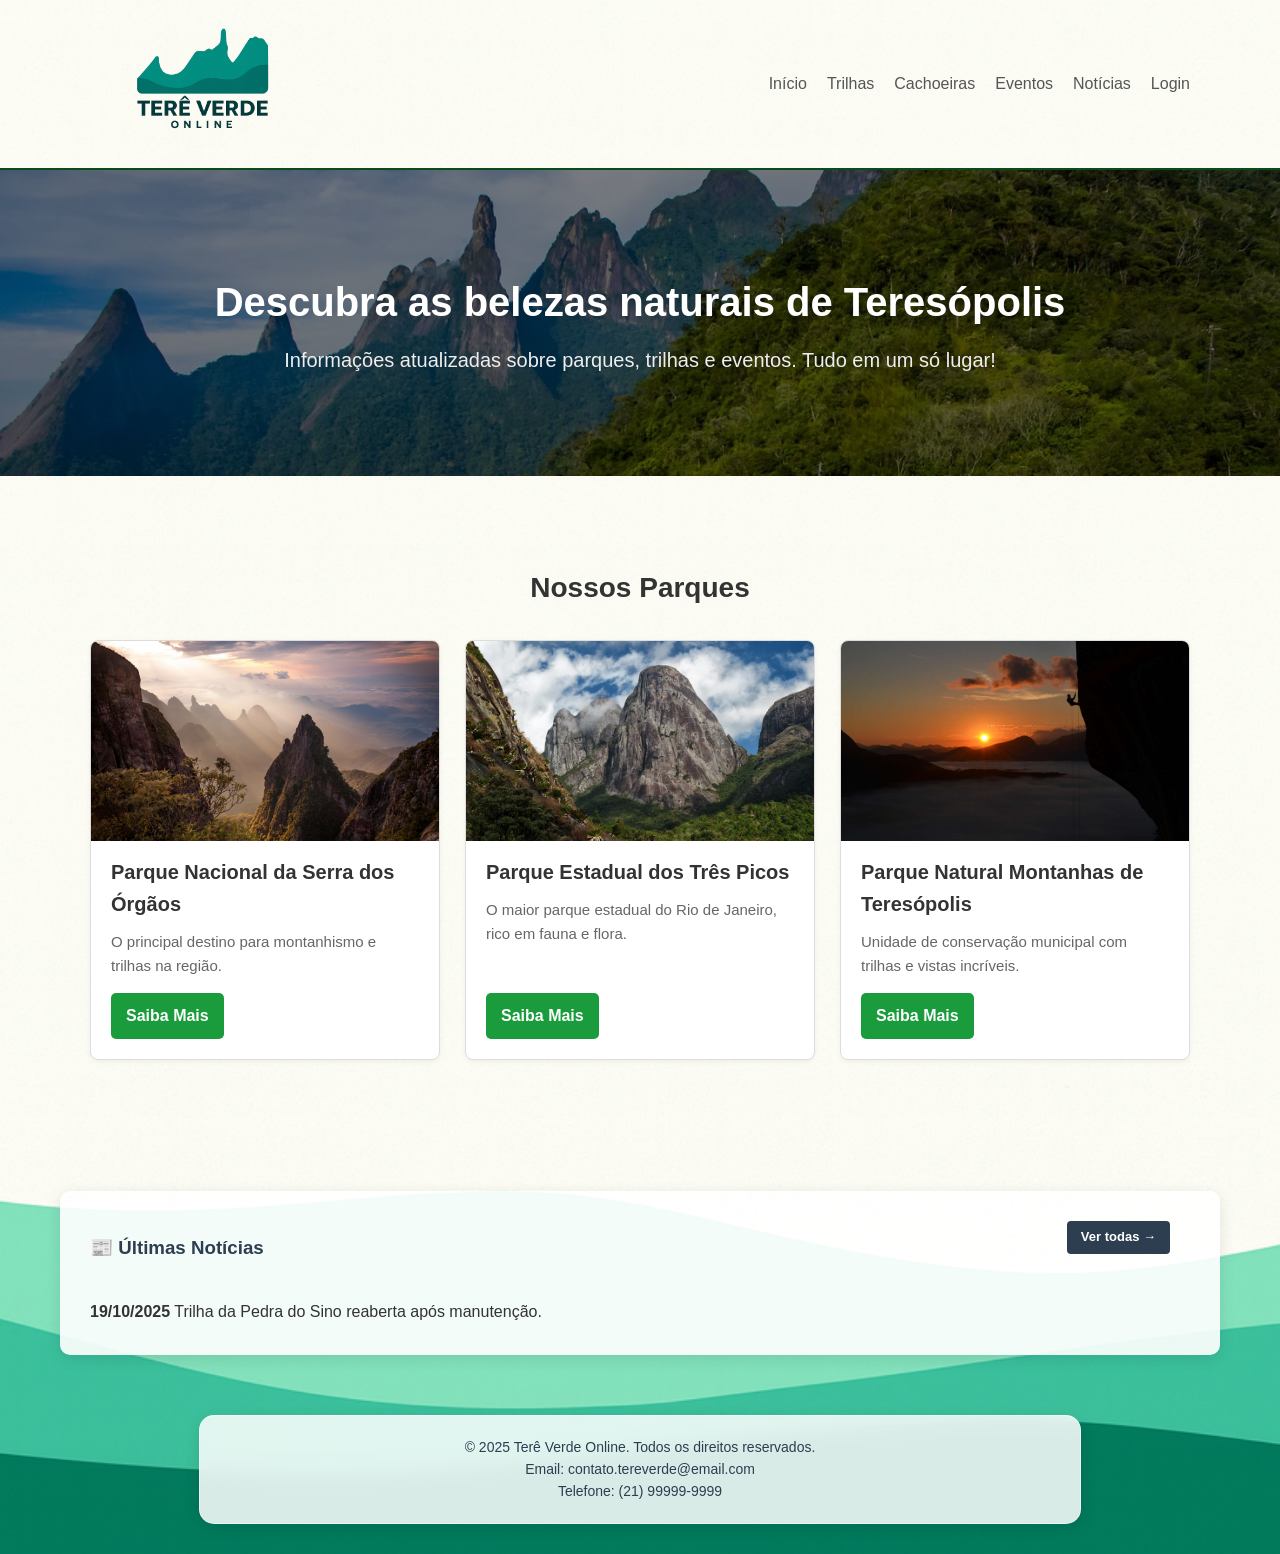
<file: FRONTEND/index.html>
<!DOCTYPE html>
<html lang="pt-br">
<head>
    <meta charset="UTF-8">
    <meta name="viewport" content="width=device-width, initial-scale=1.0">
    <title>Terê Verde Online - Home</title>
    <link rel="stylesheet" href="CSS/style.css">
</head>
<body>
    <header>
        <div class="conteudo">
            <a href="index.html">
                <img src="img/tere verde sem fundo.png" alt="Logo Terê Verde Online" class="logo">
            </a>
            <nav>
            <ul>
                <li><a href="index.html">Início</a></li>
                <li><a href="trilhas.html">Trilhas</a></li>
                <li><a href="cachoeiras.html">Cachoeiras</a></li>
                <li><a href="eventos.html">Eventos</a></li>
                <li><a href="noticias.html">Notícias</a></li>
                <li><a href="admin-login.html">Login</a></li>
            </ul>
            </nav>
        </div>
    </header>

    <main>
        <section class="banner-principal">
            <div class="conteudo">
                <h2>Descubra as belezas naturais de Teresópolis</h2>
                <p>Informações atualizadas sobre parques, trilhas e eventos. Tudo em um só lugar!</p>
            </div>
        </section>

        <section class="parques">
            <div class="conteudo">
                <h3>Nossos Parques</h3>
                <div class="caixa-conteudo">
                    <!-- 1. Parque Nacional (PARNASO) -->
                    <div class="caixa">
                        <img src="img/Amanhecer_no_Hercules_--.jpg" alt="Parque Nacional da Serra dos Órgãos">
                        <h4>Parque Nacional da Serra dos Órgãos</h4>
                        <p>O principal destino para montanhismo e trilhas na região.</p>
                        <a href="parque.html" class="botao">Saiba Mais</a>
                    </div>
                    <!-- 2. Parque Estadual dos Três Picos (PETP) -->
                    <div class="caixa">
                        <img src="img/Três Picos.jpg" alt="Parque Estadual dos Três Picos">
                        <h4>Parque Estadual dos Três Picos</h4>
                        <p>O maior parque estadual do Rio de Janeiro, rico em fauna e flora.</p>
                        <a href="petp.html" class="botao">Saiba Mais</a>
                    </div>
                    <!-- 3. Parque Natural Municipal Montanhas de Teresópolis (PNMMT) -->
                    <div class="caixa">
                        <img src="img/Pedra-da-Tartaruga5-1024x576.jpg" alt="Parque Natural Montanhas de Teresópolis">
                        <h4>Parque Natural Montanhas de Teresópolis</h4>
                        <p>Unidade de conservação municipal com trilhas e vistas incríveis.</p>
                        <a href="pnmt.html" class="botao">Saiba Mais</a>
                    </div>
                </div>
            </div>
        </section>
        <br><br>
        <section class="ultimas-noticias-home" style="margin-top: 30px; margin-bottom: 30px;">
            <div class="conteudo" style="background: rgba(255, 255, 255, 0.9); padding: 30px; border-radius: 10px; box-shadow: 0 4px 15px rgba(0,0,0,0.1);">
        
        <!-- Cabeçalho com o título e o botão azul menor e delicado -->
            <div style="display: flex; justify-content: space-between; align-items: center; margin-bottom: 25px; flex-wrap: wrap; gap: 10px;">
                <h3 style="margin: 0; color: #2c3e50;">📰 Últimas Notícias</h3>
                <a href="noticias.html" class="botao" style="background: #2c3e50; color: #fff; padding: 6px 14px; text-decoration: none; border-radius: 4px; font-weight: bold; font-size: 13px; display: inline-block;">Ver todas →</a>
            </div>

        <!-- Container das notícias com espaçamento vertical maior entre os itens -->
            <div id="lista-atualizacoes-home" style="display: flex; flex-direction: column; gap: 18px;">
                <p>Carregando notícias...</p>
            </div>

</section>
        </section>
    </main>
    <footer>
        <div class="conteudo">
            <p>© 2025 Terê Verde Online. 
                Todos os direitos reservados.<br>
                Email: contato.tereverde@email.com <br> Telefone: (21) 99999-9999</p>
        </div>
    </footer>
<!-- Componente Global de Sessão Atualizado -->
<div id="barra-sessao-admin" style="display: none; position: fixed; top: 15px; right: 15px; background: #ffffff; color: #2c3e50; padding: 10px 18px; border-radius: 8px; font-size: 13px; z-index: 999999; box-shadow: 0 4px 12px rgba(0,0,0,0.15); border: 1px solid #dcdcdc; align-items: center; gap: 12px; font-family: sans-serif;">
    <span style="font-size: 16px;">👤</span>
    <div>
        <strong style="color: #1a9c3d;">Admin</strong> 
        <span id="cronometro-sessao" style="color: #1a9c3d; font-weight: bold; margin-left: 5px; font-family: monospace; font-size: 14px;">(15:00)</span>
    </div>
    <a href="admin-login-page.html" style="color: #2c3e50; text-decoration: none; font-weight: bold; margin-left: 2px; padding: 2px 6px; border: 1px solid #ccc; border-radius: 4px;" title="Painel">Painel</a>
    <button onclick="encerrarSessaoAdmin()" style="background: #e74c3c; border: none; color: white; padding: 4px 10px; border-radius: 4px; cursor: pointer; font-size: 11px; font-weight: bold;">Sair</button>
</div>

    <script>
        const API_URL = "https://tereverde.onrender.com/api";

        async function carregarAtualizacoesHome() {
            const ul = document.getElementById("lista-atualizacoes-home");
            try {
                const res = await fetch(`${API_URL}/dados/`);
                if (!res.ok) return;
                const dados = await res.json();
                ul.innerHTML = "";

                if (!dados.atualizacoes || dados.atualizacoes.length === 0) {
                    ul.innerHTML = "<li>Nenhuma atualização recente.</li>";
                    return;
                }

                dados.atualizacoes.forEach(u => {
                    const li = document.createElement("li");
                    li.innerHTML = `<strong>${u.data}</strong> ${u.texto}`;
                    ul.appendChild(li);
                });
            } catch (e) {
                ul.innerHTML = "<li><strong>19/10/2025</strong> Trilha da Pedra do Sino reaberta após manutenção.</li>";
            }
        }

        // Script de Controle da Sessão (15 minutos)
        const TEMPO_SESSAO_MS = 15 * 60 * 1000; 

        function verificarSessaoGlobal() {
            const token = localStorage.getItem("tokenAdmin");
            const timestampSessao = localStorage.getItem("adminSessaoTimestamp");
            const barra = document.getElementById("barra-sessao-admin");

            if (!token || !timestampSessao) {
                if (barra) barra.style.display = "none";
                return;
            }

            const agora = new Date().getTime();
            const tempoDecorrido = agora - parseInt(timestampSessao);
            const tempoRestante = TEMPO_SESSAO_MS - tempoDecorrido;

            if (tempoRestante <= 0) {
                encerrarSessaoAdmin();
                alert("Sua sessão de 15 minutos expirou por inatividade.");
                window.location.href = "admin-login.html";
            } else {
                if (barra) barra.style.display = "flex";
                const minutos = Math.floor((tempoRestante % (1000 * 60 * 60)) / (1000 * 60));
                const segundos = Math.floor((tempoRestante % (1000 * 60)) / 1000);
                const cronometroEl = document.getElementById("cronometro-sessao");
                if (cronometroEl) {
                    cronometroEl.textContent = `(${minutos}:${segundos < 10 ? '0' : ''}${segundos})`;
                }
            }
        }

        function encerrarSessaoAdmin() {
            localStorage.removeItem("tokenAdmin");
            localStorage.removeItem("adminSessaoTimestamp");
            window.location.href = "admin-login.html";
        }

        setInterval(verificarSessaoGlobal, 1000);
        document.addEventListener("DOMContentLoaded", () => {
            carregarAtualizacoesHome();
            verificarSessaoGlobal();
        });
    </script>
</body>
</html>
</file>
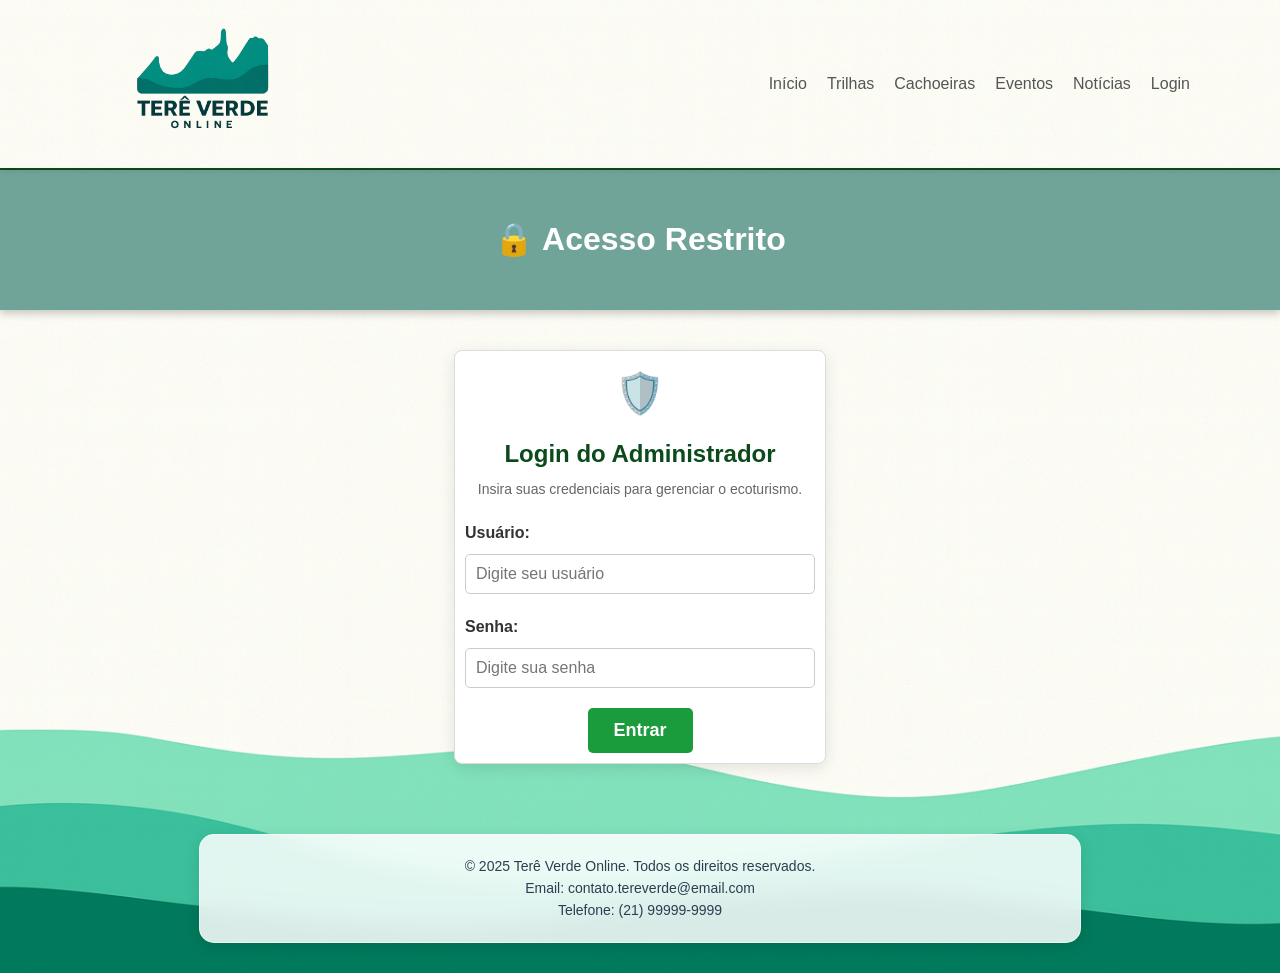
<file: FRONTEND/admin-admins.html>
<!DOCTYPE html>
<html lang="pt-br">
<head>
    <meta charset="UTF-8">
    <meta name="viewport" content="width=device-width, initial-scale=1.0">
    <title>Gerenciar Administradores - Terê Verde Online</title>
    <link rel="stylesheet" href="CSS/style-adm.css">
</head>
<body>
    <header>
        <div class="conteudo">
            <a href="index.html"><img src="img/tere verde sem fundo.png" alt="Logo" class="logo"></a>
            <nav>
            <ul>
                <li><a href="index.html">Início</a></li>
                <li><a href="trilhas.html">Trilhas</a></li>
                <li><a href="cachoeiras.html">Cachoeiras</a></li>
                <li><a href="eventos.html">Eventos</a></li>
                <li><a href="noticias.html">Notícias</a></li>
                <li><a href="admin-login.html">Login</a></li>
            </ul>
            </nav>
        </div>
    </header>

    <main>
        <section class="titulo-pagina">
            <div class="conteudo"><h2>👥 Gerenciar Usuários Administradores</h2></div>
        </section>

        <section class="admin-painel-adm">
            <div class="conteudo" style="text-align: left; background: rgba(255, 255, 255, 0.9); padding: 30px; border-radius: 10px; box-shadow: 0 4px 15px rgba(0,0,0,0.1);">
                <form id="form-novo-admin" style="background: #f4f6f4; padding: 20px; border-radius: 6px; margin-bottom: 25px;">
                    <h4>Criar Novo Admin</h4>
                    <div class="form-grupo" style="margin-top: 10px;">
                        <label>Nome de Usuário:</label>
                        <input type="text" id="novo-admin-user" placeholder="Ex: joao.guia" required style="width: 100%; padding: 8px;">
                    </div>
                    <div class="form-grupo" style="margin-top: 10px;">
                        <label>Senha de Acesso:</label>
                        <input type="password" id="novo-admin-senha" placeholder="Digite uma senha" required style="width: 100%; padding: 8px;">
                    </div>
                    <button type="submit" class="botao" style="margin-top: 12px; background: #2c3e50; border: none; color: #fff; padding: 10px 15px; cursor: pointer; border-radius: 4px;">Criar Usuário</button>
                </form>

                <h4>Administradores Cadastrados</h4>
                <div id="lista-admins-painel" style="margin-top: 15px;">Carregando...</div>

                <!-- Botão de Voltar no Rodapé da Página -->
                <div style="margin-top: 40px; text-align: center;">
                    <a href="admin-login-page.html" class="botao" style="background: #2c3e50; color: #fff; padding: 10px 20px; text-decoration: none; border-radius: 5px; font-weight: bold;">← Voltar ao Painel</a>
                </div>
            </div>
        </section>
    </main>

    <footer>
        <div class="conteudo">
            <p>© 2025 Terê Verde Online. Todos os direitos reservados.</p>
        </div>
    </footer>

<!-- Componente Global de Sessão Atualizado -->
<div id="barra-sessao-admin" style="display: none; position: fixed; top: 15px; right: 15px; background: #ffffff; color: #2c3e50; padding: 10px 18px; border-radius: 8px; font-size: 13px; z-index: 999999; box-shadow: 0 4px 12px rgba(0,0,0,0.15); border: 1px solid #dcdcdc; align-items: center; gap: 12px; font-family: sans-serif;">
    <span style="font-size: 16px;">👤</span>
    <div>
        <strong style="color: #1a9c3d;">Admin</strong> 
        <span id="cronometro-sessao" style="color: #1a9c3d; font-weight: bold; margin-left: 5px; font-family: monospace; font-size: 14px;">(15:00)</span>
    </div>
    <a href="admin-login-page.html" style="color: #2c3e50; text-decoration: none; font-weight: bold; margin-left: 2px; padding: 2px 6px; border: 1px solid #ccc; border-radius: 4px;" title="Painel">Painel</a>
    <button onclick="encerrarSessaoAdmin()" style="background: #e74c3c; border: none; color: white; padding: 4px 10px; border-radius: 4px; cursor: pointer; font-size: 11px; font-weight: bold;">Sair</button>
</div>

    <script>
        const TEMPO_SESSAO_MS = 15 * 60 * 1000;
        function verificarSessaoGlobal() {
            const token = localStorage.getItem("tokenAdmin");
            const timestampSessao = localStorage.getItem("adminSessaoTimestamp");
            const barra = document.getElementById("barra-sessao-admin");
            if (!token || !timestampSessao) { window.location.href = "admin-login.html"; return; }
            const agora = new Date().getTime();
            const tempoRestante = TEMPO_SESSAO_MS - (agora - parseInt(timestampSessao));
            if (tempoRestante <= 0) { localStorage.clear(); window.location.href = "admin-login.html"; }
            else {
                if (barra) barra.style.setProperty('display', 'flex', 'important');
                const m = Math.floor((tempoRestante % (1000 * 60 * 60)) / (1000 * 60));
                const s = Math.floor((tempoRestante % (1000 * 60)) / 1000);
                document.getElementById("cronometro-sessao").textContent = `(${m}:${s < 10 ? '0' : ''}${s})`;
            }
        }
        function encerrarSessaoAdmin() { localStorage.clear(); window.location.href = "admin-login.html"; }
        verificarSessaoGlobal();
        setInterval(verificarSessaoGlobal, 1000);
    </script>

    <script>
        const API_URL = "https://tereverde.onrender.com/api";
        const token = localStorage.getItem("tokenAdmin") || "";
        const isMaster = localStorage.getItem("isMaster") === "true";

        if (!token || !isMaster) { alert("Acesso negado."); window.location.href = "admin-login-page.html"; }

        async function carregarAdminsMaster() {
            const container = document.getElementById("lista-admins-painel");
            try {
                const res = await fetch(`${API_URL}/admins/`, { headers: { "Authorization": `Bearer ${token}` } });
                const data = await res.json();
                container.innerHTML = "";
                if (!data.admins || data.admins.length === 0) { container.innerHTML = "<p>Nenhum administrador extra cadastrado.</p>"; return; }
                data.admins.forEach(a => {
                    const div = document.createElement("div");
                    div.style.marginBottom = "10px"; div.style.padding = "8px"; div.style.background = "#fff";
                    div.style.display = "flex"; div.style.justifyContent = "space-between"; div.style.alignItems = "center"; div.style.border = "1px solid #ddd";
                    const labelTipo = a.is_master ? '(Admin Principal)' : '(Usuário Comum)';
                    const identificador = a.id || a.username;
                    div.innerHTML = `
                        <span><strong>${a.username}</strong> ${labelTipo}</span>
                        ${!a.is_master ? `<button type="button" onclick="excluirAdmin('${identificador}')" style="background: #c0392b; color: #fff; border: none; padding: 5px 10px; border-radius: 4px; cursor: pointer;">Excluir</button>` : ''}
                    `;
                    container.appendChild(div);
                });
            } catch (e) { container.innerHTML = "<p style='color: red;'>Erro ao carregar administradores.</p>"; }
        }

        document.getElementById("form-novo-admin").addEventListener("submit", async (e) => {
            e.preventDefault();
            const username = document.getElementById("novo-admin-user").value.trim();
            const password = document.getElementById("novo-admin-senha").value.trim();
            try {
                const res = await fetch(`${API_URL}/admins/`, {
                    method: "POST", headers: { "Content-Type": "application/json", "Authorization": `Bearer ${token}` },
                    body: JSON.stringify({ username, password })
                });
                const data = await res.json();
                if (res.ok) { alert(data.mensagem); document.getElementById("form-novo-admin").reset(); carregarAdminsMaster(); }
                else { alert(data.erro || "Erro ao criar usuário."); }
            } catch (e) { alert("Erro de conexão."); }
        });

        async function excluirAdmin(id) {
            if (!confirm("Deseja realmente remover este administrador?")) return;
            try {
                const res = await fetch(`${API_URL}/admins/`, {
                    method: "DELETE", headers: { "Content-Type": "application/json", "Authorization": `Bearer ${token}` },
                    body: JSON.stringify({ id })
                });
                if (res.ok) { alert("Removido com sucesso!"); carregarAdminsMaster(); }
                else { const data = await res.json(); alert(data.erro || "Erro ao excluir."); }
            } catch (e) { alert("Erro de conexão."); }
        }

        carregarAdminsMaster();
    </script>
</body>
</html>
</file>
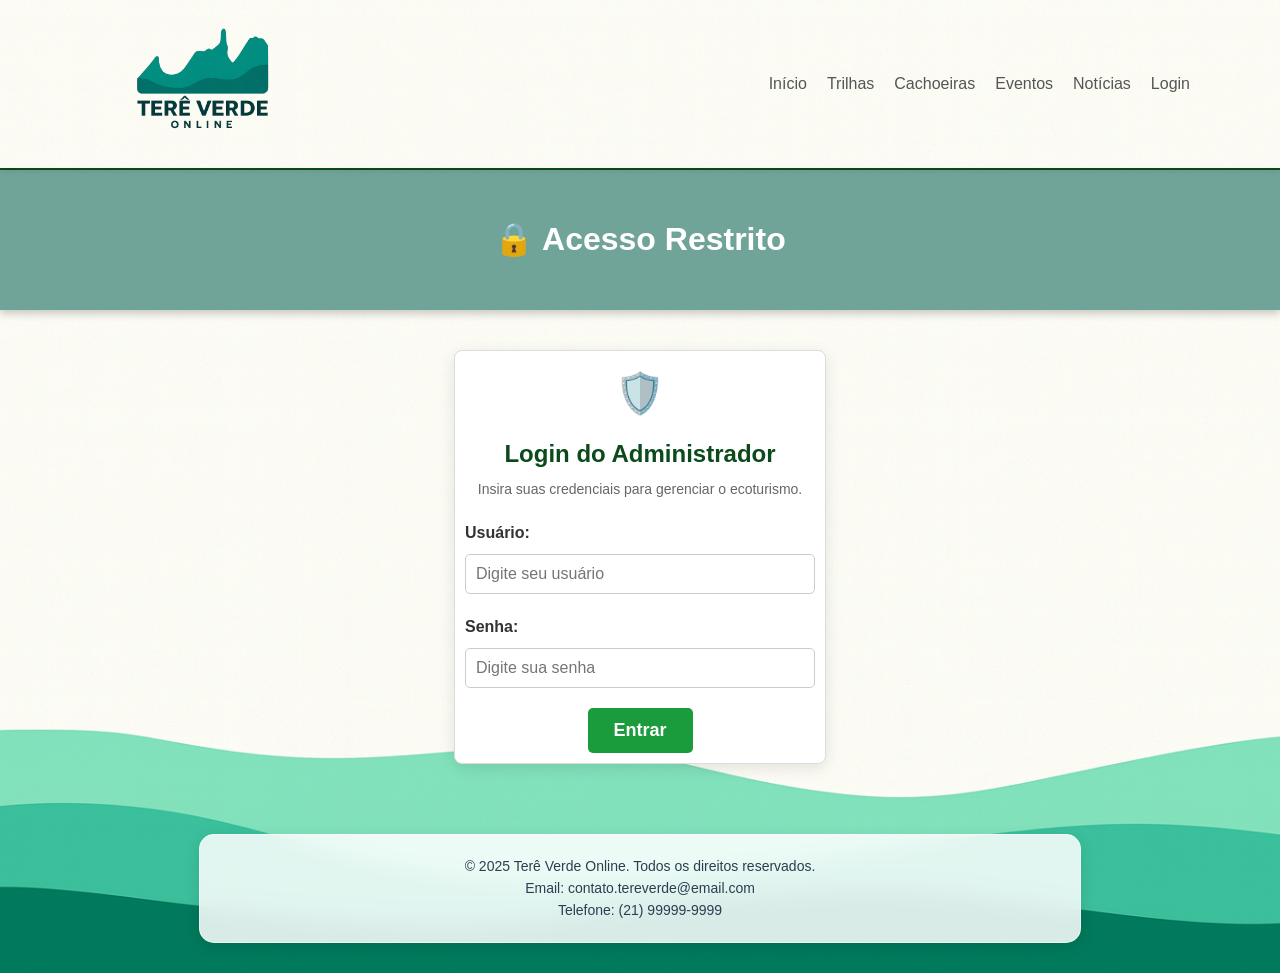
<file: FRONTEND/admin-atualizacoes.html>
<!DOCTYPE html>
<html lang="pt-br">
<head>
    <meta charset="UTF-8">
    <meta name="viewport" content="width=device-width, initial-scale=1.0">
    <title>Gerenciar Atualizações - Terê Verde Online</title>
    <link rel="stylesheet" href="CSS/style-adm.css">
</head>
<body>
    <header>
        <div class="conteudo">
            <a href="index.html"><img src="img/tere verde sem fundo.png" alt="Logo" class="logo"></a>
            <nav>
            <ul>
                <li><a href="index.html">Início</a></li>
                <li><a href="trilhas.html">Trilhas</a></li>
                <li><a href="cachoeiras.html">Cachoeiras</a></li>
                <li><a href="eventos.html">Eventos</a></li>
                <li><a href="noticias.html">Notícias</a></li>
                <li><a href="admin-login.html">Login</a></li>
            </ul>
            </nav>
        </div>
    </header>

    <main>
        <section class="titulo-pagina">
            <div class="conteudo"><h2>📰 Publicar e Gerenciar Notícias</h2></div>
        </section>

        <section class="admin-painel-adm">
            <div class="conteudo" style="text-align: left; background: rgba(255, 255, 255, 0.9); padding: 30px; border-radius: 10px; box-shadow: 0 4px 15px rgba(0,0,0,0.1);">
                <form id="form-nova-atualizacao" style="background: #f4f6f4; padding: 20px; border-radius: 6px; margin-bottom: 25px;">
                    <div class="form-grupo" style="margin-top: 10px;">
                        <label>Data (ex: 19/10/2025):</label>
                        <input type="text" id="upd-data" placeholder="DD/MM/AAAA" required style="width: 100%; padding: 8px;">
                    </div>
                    <div class="form-grupo" style="margin-top: 10px;">
                        <label>Texto da Notícia:</label>
                        <textarea id="upd-texto" rows="3" placeholder="Ex: Trilha reaberta." required style="width: 100%; padding: 8px;"></textarea>
                    </div>
                    <button type="submit" class="botao" style="margin-top: 12px; background: #1a9c3d; border: none; color: #fff; padding: 10px 15px; cursor: pointer; border-radius: 4px;">Publicar Atualização</button>
                </form>

                <h4>Atualizações Publicadas</h4>
                <div id="lista-atualizacoes-painel" style="margin-top: 15px;">Carregando...</div>

                <!-- Botão de Voltar no Rodapé da Página -->
                <div style="margin-top: 40px; text-align: center;">
                    <a href="admin-login-page.html" class="botao" style="background: #2c3e50; color: #fff; padding: 10px 20px; text-decoration: none; border-radius: 5px; font-weight: bold;">← Voltar ao Painel</a>
                </div>
            </div>
        </section>
    </main>

    <footer>
        <div class="conteudo"><br><br>
            <p>© 2025 Terê Verde Online. Todos os direitos reservados.</p>
        </div>
    </footer>

<!-- Componente Global de Sessão Atualizado -->
<div id="barra-sessao-admin" style="display: none; position: fixed; top: 15px; right: 15px; background: #ffffff; color: #2c3e50; padding: 10px 18px; border-radius: 8px; font-size: 13px; z-index: 999999; box-shadow: 0 4px 12px rgba(0,0,0,0.15); border: 1px solid #dcdcdc; align-items: center; gap: 12px; font-family: sans-serif;">
    <span style="font-size: 16px;">👤</span>
    <div>
        <strong style="color: #1a9c3d;">Admin</strong> 
        <span id="cronometro-sessao" style="color: #1a9c3d; font-weight: bold; margin-left: 5px; font-family: monospace; font-size: 14px;">(15:00)</span>
    </div>
    <a href="admin-login-page.html" style="color: #2c3e50; text-decoration: none; font-weight: bold; margin-left: 2px; padding: 2px 6px; border: 1px solid #ccc; border-radius: 12px;" title="Painel">Painel</a>
    <button onclick="encerrarSessaoAdmin()" style="background: #e74c3c; border: none; color: white; padding: 4px 10px; border-radius: 12px; cursor: pointer; font-size: 14px; font-weight: bold;">Sair</button>
</div>

    <script>
        const TEMPO_SESSAO_MS = 15 * 60 * 1000;
        function verificarSessaoGlobal() {
            const token = localStorage.getItem("tokenAdmin");
            const timestampSessao = localStorage.getItem("adminSessaoTimestamp");
            const barra = document.getElementById("barra-sessao-admin");
            if (!token || !timestampSessao) { window.location.href = "admin-login.html"; return; }
            const agora = new Date().getTime();
            const tempoRestante = TEMPO_SESSAO_MS - (agora - parseInt(timestampSessao));
            if (tempoRestante <= 0) { localStorage.clear(); window.location.href = "admin-login.html"; }
            else {
                if (barra) barra.style.setProperty('display', 'flex', 'important');
                const m = Math.floor((tempoRestante % (1000 * 60 * 60)) / (1000 * 60));
                const s = Math.floor((tempoRestante % (1000 * 60)) / 1000);
                document.getElementById("cronometro-sessao").textContent = `(${m}:${s < 10 ? '0' : ''}${s})`;
            }
        }
        function encerrarSessaoAdmin() { localStorage.clear(); window.location.href = "admin-login.html"; }
        verificarSessaoGlobal();
        setInterval(verificarSessaoGlobal, 1000);
    </script>

    <script>
        const API_URL = "https://tereverde.onrender.com/api";
        const token = localStorage.getItem("tokenAdmin") || "";
        if (!token) window.location.href = "admin-login.html";

        async function carregarAtualizacoesAdmin() {
            const container = document.getElementById("lista-atualizacoes-painel");
            try {
                const res = await fetch(`${API_URL}/dados/`);
                const dados = await res.json();
                container.innerHTML = "";
                if (!dados.atualizacoes || dados.atualizacoes.length === 0) { container.innerHTML = "<p>Nenhuma atualização publicada.</p>"; return; }
                dados.atualizacoes.forEach(u => {
                    const div = document.createElement("div");
                    div.style.marginBottom = "15px"; div.style.paddingBottom = "12px"; div.style.borderBottom = "1px solid #ddd";
                    div.innerHTML = `
                        <div style="display: flex; gap: 10px; align-items: center; flex-wrap: wrap;">
                            <input type="text" id="upd-data-${u.id}" value="${u.data}" style="padding: 8px; flex: 1;">
                            <input type="text" id="upd-texto-${u.id}" value="${u.texto}" style="padding: 8px; flex: 3;">
                            <button type="button" class="botao" onclick="salvarAtualizacao('${u.id}')" style="padding: 8px 14px; cursor: pointer;">Salvar</button>
                            <button type="button" onclick="excluirAtualizacao('${u.id}')" style="background: #c0392b; color: #fff; border: none; padding: 8px 12px; border-radius: 4px; cursor: pointer;">Excluir</button>
                        </div>
                    `;
                    container.appendChild(div);
                });
            } catch (e) { container.innerHTML = "<p style='color: red;'>Erro ao carregar.</p>"; }
        }

        document.getElementById("form-nova-atualizacao").addEventListener("submit", async (e) => {
            e.preventDefault();
            const nova = { data: document.getElementById("upd-data").value.trim(), texto: document.getElementById("upd-texto").value.trim() };
            const res = await fetch(`${API_URL}/atualizacoes/`, {
                method: "POST", headers: { "Content-Type": "application/json", "Authorization": `Bearer ${token}` },
                body: JSON.stringify(nova)
            });
            if (res.ok) { alert("Atualização publicada com sucesso!"); document.getElementById("form-nova-atualizacao").reset(); carregarAtualizacoesAdmin(); }
            else { alert("Erro ao publicar."); }
        });

        async function salvarAtualizacao(id) {
            const data = document.getElementById(`upd-data-${id}`).value;
            const texto = document.getElementById(`upd-texto-${id}`).value;
            const res = await fetch(`${API_URL}/atualizacoes/`, {
                method: "PUT", headers: { "Content-Type": "application/json", "Authorization": `Bearer ${token}` },
                body: JSON.stringify({ id, data, texto })
            });
            if (res.ok) { alert("Atualização editada com sucesso!"); carregarAtualizacoesAdmin(); } else { alert("Erro ao editar."); }
        }

        async function excluirAtualizacao(id) {
            if (!confirm("Deseja remover esta atualização?")) return;
            const res = await fetch(`${API_URL}/atualizacoes/`, {
                method: "DELETE", headers: { "Content-Type": "application/json", "Authorization": `Bearer ${token}` },
                body: JSON.stringify({ id })
            });
            if (res.ok) { alert("Atualização removida com sucesso!"); carregarAtualizacoesAdmin(); } else { alert("Erro ao excluir."); }
        }

        carregarAtualizacoesAdmin();
    </script>
</body>
</html>
</file>
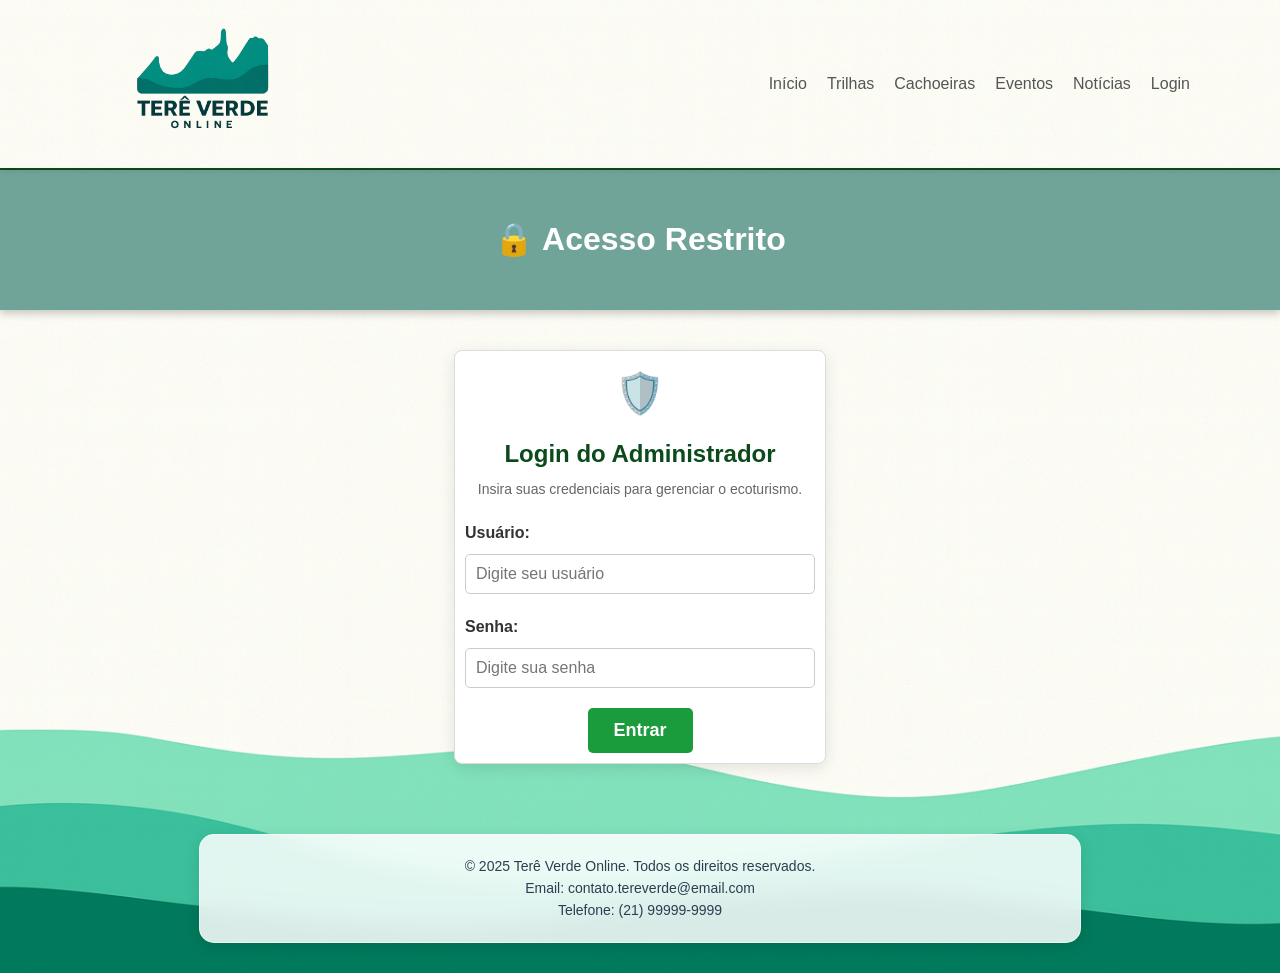
<file: FRONTEND/admin-condicoes.html>
<!DOCTYPE html>
<html lang="pt-br">
<head>
    <meta charset="UTF-8">
    <meta name="viewport" content="width=device-width, initial-scale=1.0">
    <title>Gerenciar Condições - Terê Verde Online</title>
    <link rel="stylesheet" href="CSS/style-adm.css">
</head>
<body>
    <header>
        <div class="conteudo">
            <a href="index.html"><img src="img/tere verde sem fundo.png" alt="Logo" class="logo"></a>
            <nav>
            <ul>
                <li><a href="index.html">Início</a></li>
                <li><a href="trilhas.html">Trilhas</a></li>
                <li><a href="cachoeiras.html">Cachoeiras</a></li>
                <li><a href="eventos.html">Eventos</a></li>
                <li><a href="noticias.html">Notícias</a></li>
                <li><a href="admin-login.html">Login</a></li>
            </ul>
            </nav>
        </div>
    </header>

    <main>
        <section class="titulo-pagina">
            <div class="conteudo"><h2>🏞️ Gerenciar Trilhas e Cachoeiras</h2></div>
        </section>

        <section class="admin-painel-adm">
            <div class="conteudo" style="text-align: left; background: rgba(255, 255, 255, 0.9); padding: 30px; border-radius: 10px; box-shadow: 0 4px 15px rgba(0,0,0,0.1);">
                <form id="form-novo-atrativo" style="background: #f4f6f4; padding: 20px; border-radius: 6px; margin-bottom: 25px;">
                    <h4>Adicionar Novo Atrativo</h4>
                    <div class="form-grupo" style="margin-top: 10px;">
                        <label>Tipo:</label>
                        <select id="novo-tipo" style="width: 100%; padding: 8px;">
                            <option value="trilha">Trilha</option>
                            <option value="cachoeira">Cachoeira</option>
                        </select>
                    </div>
                    <div class="form-grupo" style="margin-top: 10px;">
                        <label>Nome:</label>
                        <input type="text" id="novo-nome" placeholder="Ex: Trilha da Pedra Bonita" required style="width: 100%; padding: 8px;">
                    </div>
                    <div class="form-grupo" style="margin-top: 10px;">
                        <label>Parque:</label>
                        <select id="novo-parque" style="width: 100%; padding: 8px;">
                            <option value="PARNASO">PARNASO</option>
                            <option value="PETP">PETP</option>
                            <option value="PNMMT">PNMMT</option>
                        </select>
                    </div>
                    <div class="form-grupo" style="margin-top: 10px;">
                        <label>Status:</label>
                        <select id="novo-status" style="width: 100%; padding: 8px;">
                            <option value="aberto">🟢 Aberto</option>
                            <option value="fechado">🔴 Fechado</option>
                            <option value="atencao">🟡 Atenção</option>
                        </select>
                    </div>
                    <div class="form-grupo" style="margin-top: 10px;">
                        <label>Descrição:</label>
                        <input type="text" id="novo-desc" placeholder="Ex: ABERTA / 11 km" required style="width: 100%; padding: 8px;">
                    </div>
                    <button type="submit" class="botao" style="margin-top: 12px; background: #1a9c3d; border: none; color: #fff; padding: 10px 15px; cursor: pointer; border-radius: 4px;">Cadastrar Atrativo</button>
                </form>

                <h4>Atrativos Cadastrados</h4>
                <div id="lista-condicoes-painel" style="margin-top: 15px;">Carregando...</div>

                <!-- Botão de Voltar no Rodapé da Página -->
                <div style="margin-top: 40px; text-align: center;">
                    <a href="admin-login-page.html" class="botao" style="background: #2c3e50; color: #fff; padding: 10px 20px; text-decoration: none; border-radius: 5px; font-weight: bold;">← Voltar ao Painel</a>
                </div>
            </div>
        </section>
    </main>

    <footer>
        <div class="conteudo">
            <p>© 2025 Terê Verde Online. Todos os direitos reservados.</p>
        </div>
    </footer>

<!-- Componente Global de Sessão Atualizado -->
<div id="barra-sessao-admin" style="display: none; position: fixed; top: 15px; right: 15px; background: #ffffff; color: #2c3e50; padding: 10px 18px; border-radius: 8px; font-size: 13px; z-index: 999999; box-shadow: 0 4px 12px rgba(0,0,0,0.15); border: 1px solid #dcdcdc; align-items: center; gap: 12px; font-family: sans-serif;">
    <span style="font-size: 16px;">👤</span>
    <div>
        <strong style="color: #1a9c3d;">Admin</strong> 
        <span id="cronometro-sessao" style="color: #1a9c3d; font-weight: bold; margin-left: 5px; font-family: monospace; font-size: 14px;">(15:00)</span>
    </div>
    <a href="admin-login-page.html" style="color: #2c3e50; text-decoration: none; font-weight: bold; margin-left: 2px; padding: 2px 6px; border: 1px solid #ccc; border-radius: 12px;" title="Painel">Painel</a>
    <button onclick="encerrarSessaoAdmin()" style="background: #e74c3c; border: none; color: white; padding: 2px 14px; border-radius: 12px; cursor: pointer; font-size: 14px; font-weight: bold;">Sair</button>
</div>

    <script>
        const TEMPO_SESSAO_MS = 15 * 60 * 1000;
        function verificarSessaoGlobal() {
            const token = localStorage.getItem("tokenAdmin");
            const timestampSessao = localStorage.getItem("adminSessaoTimestamp");
            const barra = document.getElementById("barra-sessao-admin");
            if (!token || !timestampSessao) { window.location.href = "admin-login.html"; return; }
            const agora = new Date().getTime();
            const tempoRestante = TEMPO_SESSAO_MS - (agora - parseInt(timestampSessao));
            if (tempoRestante <= 0) { localStorage.clear(); window.location.href = "admin-login.html"; }
            else {
                if (barra) barra.style.setProperty('display', 'flex', 'important');
                const m = Math.floor((tempoRestante % (1000 * 60 * 60)) / (1000 * 60));
                const s = Math.floor((tempoRestante % (1000 * 60)) / 1000);
                document.getElementById("cronometro-sessao").textContent = `(${m}:${s < 10 ? '0' : ''}${s})`;
            }
        }
        function encerrarSessaoAdmin() { localStorage.clear(); window.location.href = "admin-login.html"; }
        verificarSessaoGlobal();
        setInterval(verificarSessaoGlobal, 1000);
    </script>

    <script>
        const API_URL = "https://tereverde.onrender.com/api";
        const token = localStorage.getItem("tokenAdmin") || "";
        if (!token) window.location.href = "admin-login.html";

        async function carregarCondicoes() {
            const container = document.getElementById("lista-condicoes-painel");
            try {
                const res = await fetch(`${API_URL}/dados/`);
                const dados = await res.json();
                container.innerHTML = "";
                if (!dados.condicoes || dados.condicoes.length === 0) { container.innerHTML = "<p>Nenhum atrativo cadastrado.</p>"; return; }
                dados.condicoes.forEach(c => {
                    const tipoLabel = c.tipo === "cachoeira" ? "💦 Cachoeira" : "🥾 Trilha";
                    const div = document.createElement("div");
                    div.style.marginBottom = "15px"; div.style.paddingBottom = "12px"; div.style.borderBottom = "1px solid #ddd";
                    div.innerHTML = `
                        <label><strong>[${tipoLabel} - ${c.parque}] ${c.nome}</strong></label>
                        <div style="display: flex; gap: 10px; margin-top: 8px; flex-wrap: wrap; align-items: center;">
                            <select id="status-${c.id}" style="padding: 8px; flex: 1;">
                                <option value="aberto" ${c.status === 'aberto' ? 'selected' : ''}>🟢 Aberta</option>
                                <option value="fechado" ${c.status === 'fechado' ? 'selected' : ''}>🔴 Fechada</option>
                                <option value="atencao" ${c.status === 'atencao' ? 'selected' : ''}>🟡 Atenção</option>
                            </select>
                            <input type="text" id="desc-${c.id}" value="${c.descricao}" style="padding: 8px; flex: 2;">
                            <button style="background: #1a9c3d; color: #ffffff; border: none; border-radius: 4px; padding: 8px 15px; cursor: pointer; font-weight: normal; font-size: 14px;">Salvar</button>
                            <button type="button" onclick="excluirCondicao('${c.id}')" style="background: #c0392b; color: #fff; border: none; padding: 8px 12px; border-radius: 4px; cursor: pointer;">Excluir</button>
                        </div>
                    `;
                    container.appendChild(div);
                });
            } catch (e) { container.innerHTML = "<p style='color: red;'>Erro ao carregar dados.</p>"; }
        }

        document.getElementById("form-novo-atrativo").addEventListener("submit", async (e) => {
            e.preventDefault();
            const novo = {
                tipo: document.getElementById("novo-tipo").value,
                parque: document.getElementById("novo-parque").value,
                nome: document.getElementById("novo-nome").value.trim(),
                status: document.getElementById("novo-status").value,
                descricao: document.getElementById("novo-desc").value.trim()
            };
            const res = await fetch(`${API_URL}/condicoes/`, {
                method: "POST", headers: { "Content-Type": "application/json", "Authorization": `Bearer ${token}` },
                body: JSON.stringify(novo)
            });
            if (res.ok) { alert("Atrativo cadastrado com sucesso!"); document.getElementById("form-novo-atrativo").reset(); carregarCondicoes(); }
            else { alert("Erro ao cadastrar."); }
        });

        async function salvarCondicao(id) {
            const status = document.getElementById(`status-${id}`).value;
            const descricao = document.getElementById(`desc-${id}`).value;
            const res = await fetch(`${API_URL}/condicoes/`, {
                method: "PUT", headers: { "Content-Type": "application/json", "Authorization": `Bearer ${token}` },
                body: JSON.stringify({ id, status, descricao })
            });
            if (res.ok) { alert("Condição atualizada com sucesso!"); carregarCondicoes(); } else { alert("Erro ao salvar."); }
        }

        async function excluirCondicao(id) {
            if (!confirm("Deseja realmente excluir?")) return;
            const res = await fetch(`${API_URL}/condicoes/`, {
                method: "DELETE", headers: { "Content-Type": "application/json", "Authorization": `Bearer ${token}` },
                body: JSON.stringify({ id })
            });
            if (res.ok) { alert("Excluído com sucesso!"); carregarCondicoes(); } else { alert("Erro ao excluir."); }
        }

        carregarCondicoes();
    </script>
</body>
</html>
</file>
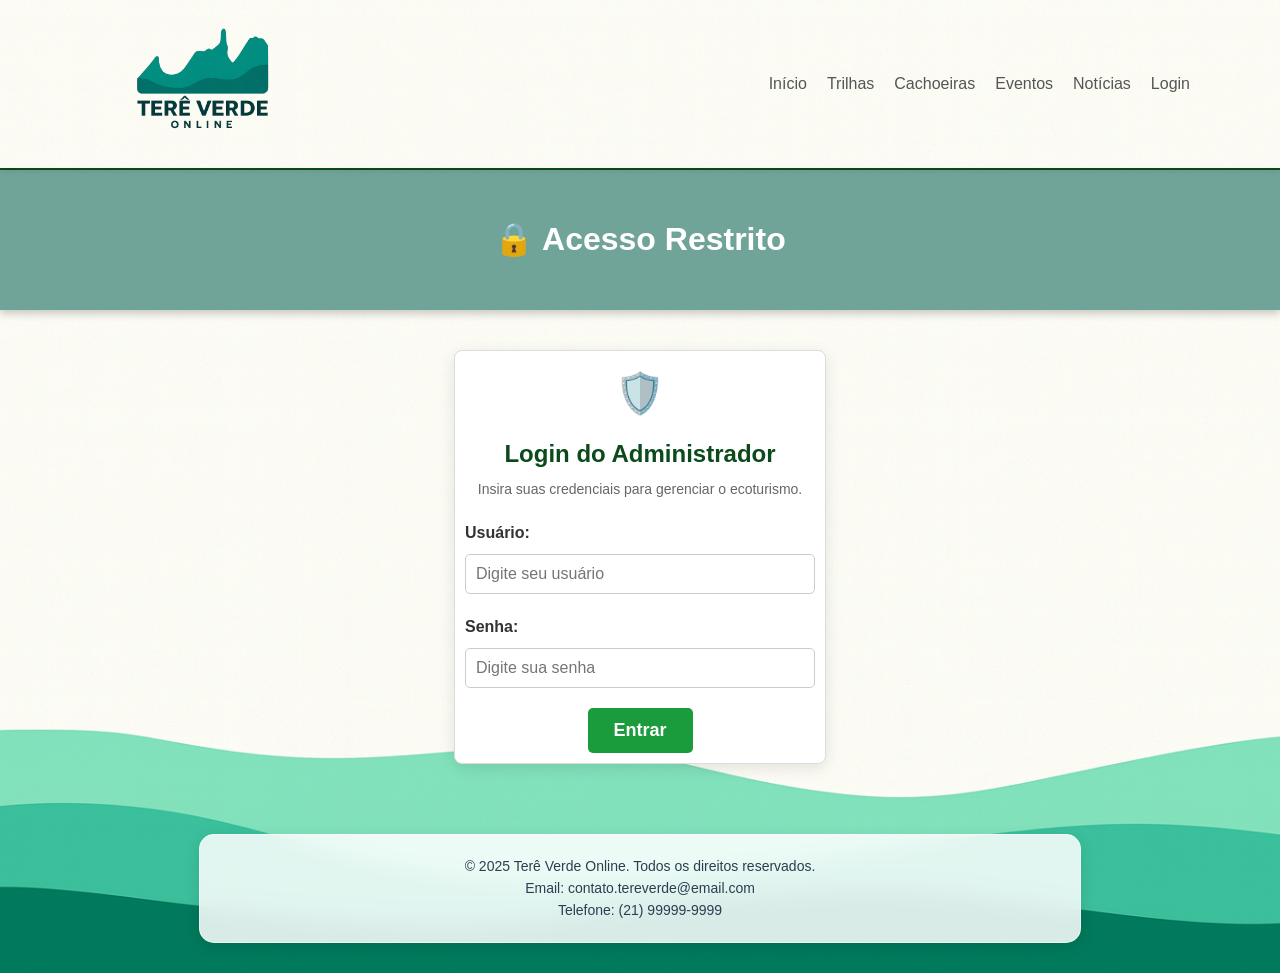
<file: FRONTEND/admin-eventos.html>
<!DOCTYPE html>
<html lang="pt-br">
<head>
    <meta charset="UTF-8">
    <meta name="viewport" content="width=device-width, initial-scale=1.0">
    <title>Terê Verde Online - Gerenciar Eventos</title>
    <link rel="stylesheet" href="CSS/style-adm.css">
</head>
<body>
    <header>
        <div class="conteudo">
            <a href="index.html">
                <img src="img/tere verde sem fundo.png" alt="Logo Terê Verde Online" class="logo">
            </a>
            <nav>
            <ul>
                <li><a href="index.html">Início</a></li>
                <li><a href="trilhas.html">Trilhas</a></li>
                <li><a href="cachoeiras.html">Cachoeiras</a></li>
                <li><a href="eventos.html">Eventos</a></li>
                <li><a href="noticias.html">Notícias</a></li>
                <li><a href="admin-login.html">Login</a></li>
            </ul>
            </nav>
        </div>
    </header>

    <main>
        <section class="titulo-pagina">
            <div class="conteudo">
                <h2>📅 Gerenciar Eventos</h2>
            </div>
        </section>

        <section class="admin-form-cadastro">
            <div class="conteudo">
                <div class="admin-form-caixa">
                    <h3>Cadastrar Novo Evento</h3>
                    <form id="form-cadastro-evento">
                        
                        <div class="form-grupo">
                            <label for="evento-nome">Nome do Evento:</label>
                            <input type="text" id="evento-nome" name="evento-nome" placeholder="Ex: Festival de Montanhismo" required>
                        </div>

                        <div class="form-grupo">
                            <label for="evento-parque">Parque:</label>
                            <select id="evento-parque" name="evento-parque" required>
                                <option value="" disabled selected>Selecione um parque</option>
                                <option value="PARNASO">PARNASO</option>
                                <option value="PETP">PETP</option>
                                <option value="PNMMT">PNMMT</option>
                            </select>
                        </div>
                        
                        <div class="form-grupo">
                            <label for="data-inicio">Data de Início:</label>
                            <input type="date" id="data-inicio" name="data-inicio" required>
                        </div>
                        
                        <div class="form-grupo">
                            <label for="data-fim">Data de Fim (opcional):</label>
                            <input type="date" id="data-fim" name="data-fim">
                        </div>
                        
                        <div class="form-grupo">
                            <label for="observacao">Descrição do Evento: </label>
                            <textarea id="observacao" name="observacao" rows="5" placeholder="Descreva o evento, horários, vagas, etc."></textarea>
                        </div>

                        <button type="submit" class="botao">Publicar Evento</button>
                    </form>

                    <hr style="margin: 30px 0;">

                    <h3>Eventos Cadastrados</h3>
                    <ul id="lista-eventos-cadastrados" style="list-style: none; padding: 0; margin-top: 15px;">
                        <li>Carregando eventos...</li>
                    </ul>
                <div style="margin-top: 40px; text-align: center;">
                <a href="admin-login-page.html" class="botao" style="background: #2c3e50; color: #fff; padding: 10px 20px; text-decoration: none; border-radius: 5px; font-weight: bold; display: inline-block;">← Voltar ao Painel</a>
                </div>
        </section>
    </main>

    <footer>
        <div class="conteudo">
            <p>© 2025 Terê Verde Online. 
                Todos os direitos reservados. <br>
                Email: contato.tereverde@email.com <br> Telefone: (21) 99999-9999</p>
        </div>
    </footer>

<!-- Componente Global de Sessão Atualizado -->
<div id="barra-sessao-admin" style="display: none; position: fixed; top: 15px; right: 15px; background: #ffffff; color: #2c3e50; padding: 10px 18px; border-radius: 8px; font-size: 13px; z-index: 999999; box-shadow: 0 4px 12px rgba(0,0,0,0.15); border: 1px solid #dcdcdc; align-items: center; gap: 12px; font-family: sans-serif;">
    <span style="font-size: 16px;">👤</span>
    <div>
        <strong style="color: #1a9c3d;">Admin</strong> 
        <span id="cronometro-sessao" style="color: #1a9c3d; font-weight: bold; margin-left: 5px; font-family: monospace; font-size: 14px;">(15:00)</span>
    </div>
    <a href="admin-login-page.html" style="color: #2c3e50; text-decoration: none; font-weight: bold; margin-left: 2px; padding: 2px 6px; border: 1px solid #ccc; border-radius: 4px;" title="Painel">Painel</a>
    <button onclick="encerrarSessaoAdmin()" style="background: #e74c3c; border: none; color: white; padding: 4px 10px; border-radius: 4px; cursor: pointer; font-size: 11px; font-weight: bold;">Sair</button>
</div>

    <script>
        const API_URL = "https://tereverde.onrender.com/api";
        const token = localStorage.getItem("tokenAdmin") || "token-seguro-admin-tereverde-2026";

        async function listarEventos() {
            const ul = document.getElementById("lista-eventos-cadastrados");
            try {
                const res = await fetch(`${API_URL}/dados/`);
                const dados = await res.json();
                ul.innerHTML = "";

                if (!dados.eventos || dados.eventos.length === 0) {
                    ul.innerHTML = "<li>Nenhum evento cadastrado no momento.</li>";
                    return;
                }

                dados.eventos.forEach(ev => {
                    const li = document.createElement("li");
                    li.style.padding = "12px";
                    li.style.borderBottom = "1px solid #ddd";
                    li.style.display = "flex";
                    li.style.justifyContent = "space-between";
                    li.style.alignItems = "center";
                    li.innerHTML = `
                        <div>
                            <strong>[${ev.parque.toUpperCase()}] ${ev.titulo}</strong><br>
                            <small>📅 ${ev.data} — ${ev.disponibilidade}</small>
                        </div>
                        <button type="button" onclick="excluirEvento('${ev.id}')" style="background: #c0392b; color: #fff; border: none; padding: 6px 12px; border-radius: 4px; cursor: pointer;">Excluir</button>
                    `;
                    ul.appendChild(li);
                });
            } catch (erro) {
                ul.innerHTML = "<li style='color: red;'>Servidor Back-End offline.</li>";
            }
        }

        document.getElementById("form-cadastro-evento").addEventListener("submit", async (e) => {
            e.preventDefault();

            const titulo = document.getElementById("evento-nome").value;
            const parque = document.getElementById("evento-parque").value.toUpperCase();
            const dataInicio = document.getElementById("data-inicio").value;
            const dataFim = document.getElementById("data-fim").value;
            const observacao = document.getElementById("observacao").value || "Aberto ao público";
            const periodoData = dataFim 
            ? `${dataInicio.split('-').reverse().join('/')} até ${dataFim.split('-').reverse().join('/')}` 
            : dataInicio.split('-').reverse().join('/');

            try {
                const res = await fetch(`${API_URL}/eventos/`, {
                    method: "POST",
                    headers: {
                        "Content-Type": "application/json",
                        "Authorization": `Bearer ${token}`
                    },
                    body: JSON.stringify({
                        parque: parque,
                        titulo: titulo,
                        data: periodoData,
                        disponibilidade: observacao
                    })
                });

                if (res.ok) {
                    alert("Evento publicado com sucesso!");
                    e.target.reset();
                    listarEventos();
                } else {
                    alert("Erro ao publicar o evento.");
                }
            } catch (erro) {
                alert("Erro de conexão com o Back-End.");
            }
        });

        async function excluirEvento(id) {
            if (!confirm("Deseja realmente remover este evento?")) return;

            const res = await fetch(`${API_URL}/eventos/`, {
                method: "DELETE",
                headers: {
                    "Content-Type": "application/json",
                    "Authorization": `Bearer ${token}`
                },
                body: JSON.stringify({ id })
            });

            if (res.ok) {
                listarEventos();
            }
        }

        // SESSÃO DE 15 MINUTOS
        const TEMPO_SESSAO_MS = 15 * 60 * 1000; 

        function verificarSessaoGlobal() {
            const token = localStorage.getItem("tokenAdmin");
            const timestampSessao = localStorage.getItem("adminSessaoTimestamp");
            const barra = document.getElementById("barra-sessao-admin");

            if (!token || !timestampSessao) {
                if (barra) barra.style.display = "none";
                window.location.href = "admin-login.html";
                return;
            }

            const agora = new Date().getTime();
            const tempoDecorrido = agora - parseInt(timestampSessao);
            const tempoRestante = TEMPO_SESSAO_MS - tempoDecorrido;

            if (tempoRestante <= 0) {
                encerrarSessaoAdmin();
                alert("Sua sessão de 15 minutos expirou por inatividade.");
                window.location.href = "admin-login.html";
            } else {
                if (barra) barra.style.display = "flex";
                const minutos = Math.floor((tempoRestante % (1000 * 60 * 60)) / (1000 * 60));
                const segundos = Math.floor((tempoRestante % (1000 * 60)) / 1000);
                const cronometroEl = document.getElementById("cronometro-sessao");
                if (cronometroEl) {
                    cronometroEl.textContent = `(${minutos}:${segundos < 10 ? '0' : ''}${segundos})`;
                }
            }
        }

        function encerrarSessaoAdmin() {
            localStorage.removeItem("tokenAdmin");
            localStorage.removeItem("adminSessaoTimestamp");
            window.location.href = "admin-login.html";
        }

        setInterval(verificarSessaoGlobal, 1000);
        document.addEventListener("DOMContentLoaded", () => {
            listarEventos();
            verificarSessaoGlobal();
        });
    </script>
</body>
</html>
</file>
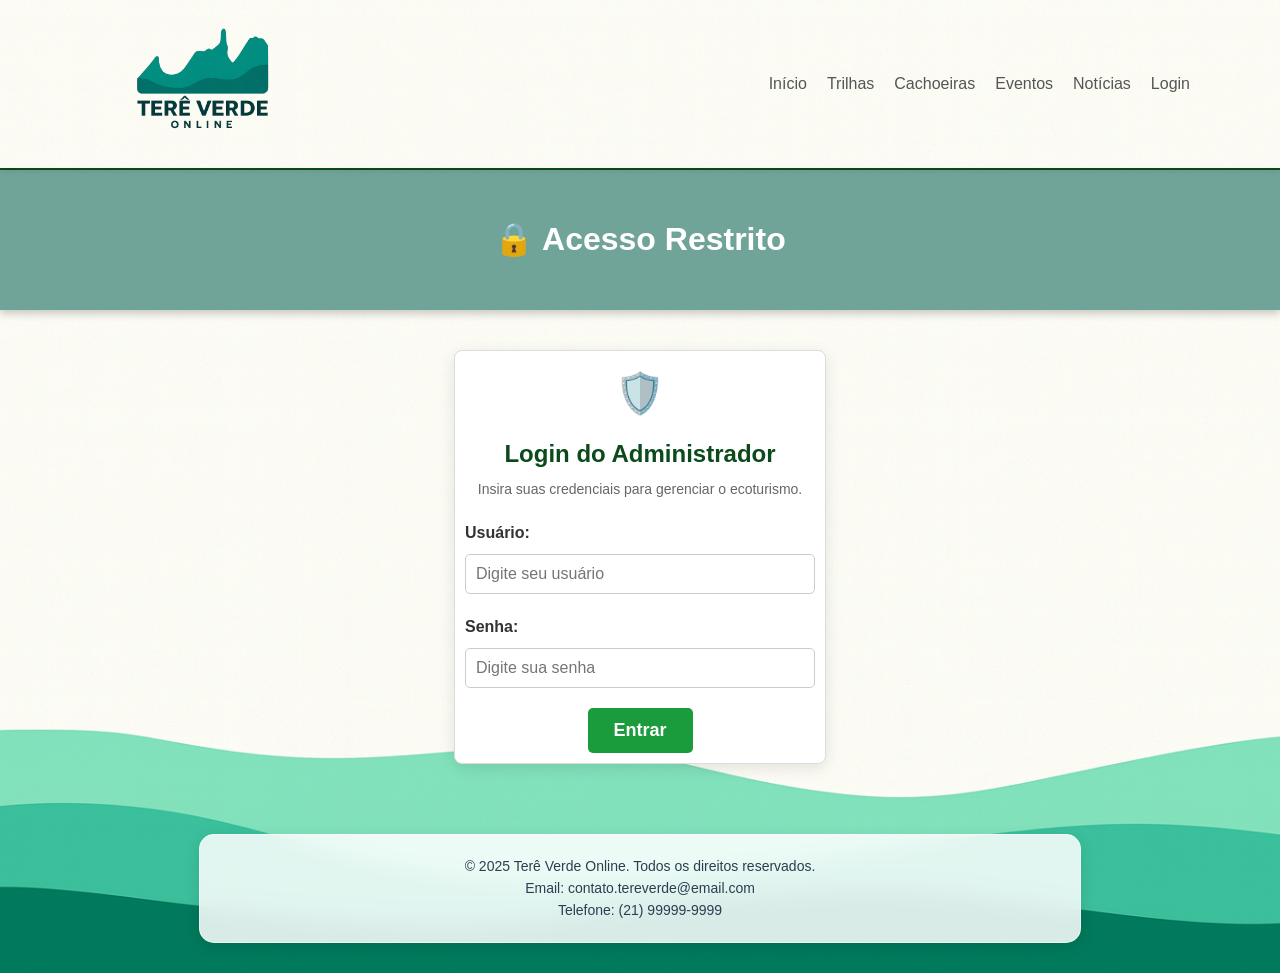
<file: FRONTEND/admin-login-page.html>
<!DOCTYPE html>
<html lang="pt-br">
<head>
    <meta charset="UTF-8">
    <meta name="viewport" content="width=device-width, initial-scale=1.0">
    <title>Terê Verde Online - Painel do Administrador</title>
    <link rel="stylesheet" href="CSS/style-adm.css">
</head>
<body>
    <header>
        <div class="conteudo">
            <a href="index.html">
                <img src="img/tere verde sem fundo.png" alt="Logo Terê Verde Online" class="logo">
            </a>
            <nav>
            <ul>
                <li><a href="index.html">Início</a></li>
                <li><a href="trilhas.html">Trilhas</a></li>
                <li><a href="cachoeiras.html">Cachoeiras</a></li>
                <li><a href="eventos.html">Eventos</a></li>
                <li><a href="noticias.html">Notícias</a></li>
                <li><a href="admin-login.html">Login</a></li>
            </ul>
            </nav>
        </div>
    </header>

    <main>
        <section class="titulo-pagina">
            <div class="conteudo">
                <h2>Painel de Controle</h2>
            </div>
        </section>

        <section class="admin-painel-adm">
            <div class="conteudo" style="background: rgba(255, 255, 255, 0.9); padding: 30px; border-radius: 10px; box-shadow: 0 4px 15px rgba(0,0,0,0.1);">
                
                <h3>Bem-vindo, Administrador!</h3>
                <p class="admin-painel-subtitulo">Selecione uma opção abaixo para gerenciar o conteúdo do site.</p>

                <div class="admin-opcoes-grade">
                    
                    <a href="admin-eventos.html" id="card-eventos" class="admin-opcoes-caixa caixa">
                        <h4>📅 Gerenciar Eventos</h4>
                        <p>Adicionar, editar ou remover eventos e festivais.</p>
                    </a>

                    <a href="admin-condicoes.html" id="card-condicoes" class="admin-opcoes-caixa caixa">
                        <h4>🏞️ Atualizar Condições</h4>
                        <p>Adicionar, remover ou atualizar trilhas e cachoeiras.</p>
                    </a>

                    <a href="admin-atualizacoes.html" id="card-atualizacoes" class="admin-opcoes-caixa caixa">
                        <h4>📰 Publicar Atualizações</h4>
                        <p>Postar, editar ou remover notícias da home.</p>
                    </a>

                    <a href="admin-admins.html" id="card-admins" class="admin-opcoes-caixa caixa">
                        <h4>👥 Gerenciar Administradores</h4>
                        <p>Adicionar ou remover usuários do painel.</p>
                    </a>

                    <a href="#" onclick="encerrarSessaoAdmin(); return false;" id="btn-sair" class="admin-opcoes-caixa caixa">
                        <h4>❌ Sair</h4>
                        <p>Deslogar e voltar ao site principal.</p>
                    </a>

                </div>

                <!-- Seção para Gerenciar Administradores (Apenas Master) -->
                <div id="secao-admins" class="admin-form-caixa" style="display: none; margin-top: 30px; text-align: left;">
                    <h3>👥 Gerenciar Usuários Administradores</h3>
                    <p style="margin-bottom: 15px;">Adicione novos administradores ou remova os existentes:</p>
                    
                    <form id="form-novo-admin" style="background: #f4f6f4; padding: 20px; border-radius: 6px; margin-bottom: 25px;">
                        <h4 style="margin-bottom: 10px;">Criar Novo Admin</h4>
                        <div class="form-grupo" style="margin-top: 10px;">
                            <label>Nome de Usuário:</label>
                            <input type="text" id="novo-admin-user" placeholder="Ex: joao.guia" required style="width: 100%; padding: 8px;">
                        </div>
                        <div class="form-grupo" style="margin-top: 10px;">
                            <label>Senha de Acesso:</label>
                            <input type="password" id="novo-admin-senha" placeholder="Digite uma senha" required style="width: 100%; padding: 8px;">
                        </div>
                        <button type="submit" class="botao" style="margin-top: 12px; background: #2c3e50; border: none; color: #fff; padding: 10px 15px; cursor: pointer; border-radius: 4px;">Criar Usuário</button>
                    </form>

                    <h4>Administradores Cadastrados</h4>
                    <div id="lista-admins-painel" style="margin-top: 15px;">Carregando usuários...</div>
                </div>

                <!-- Seção para Gerenciar Trilhas e Cachoeiras -->
                <div id="secao-condicoes" class="admin-form-caixa" style="display: none; margin-top: 30px; text-align: left;">
                    <h3>🏞️ Gerenciar Trilhas e Cachoeiras</h3>
                    <p style="margin-bottom: 15px;">Cadastre novas atrações definindo se é uma Trilha ou Cachoeira:</p>
                    
                    <form id="form-novo-atrativo" style="background: #f4f6f4; padding: 20px; border-radius: 6px; margin-bottom: 25px;">
                        <h4 style="margin-bottom: 10px;">Adicionar Novo Atrativo</h4>
                        
                        <div class="form-grupo" style="margin-top: 10px;">
                            <label>Tipo de Atrativo:</label>
                            <select id="novo-tipo" style="width: 100%; padding: 8px;">
                                <option value="trilha">Trilha</option>
                                <option value="cachoeira">Cachoeira</option>
                            </select>
                        </div>
                        <div class="form-grupo" style="margin-top: 10px;">
                            <label>Nome do Atrativo:</label>
                            <input type="text" id="novo-nome" placeholder="Ex: Trilha da Pedra Bonita" required style="width: 100%; padding: 8px;">
                        </div>
                        <div class="form-grupo" style="margin-top: 10px;">
                            <label>Parque:</label>
                            <select id="novo-parque" style="width: 100%; padding: 8px;">
                                <option value="PARNASO">PARNASO</option>
                                <option value="PETP">PETP</option>
                                <option value="PNMMT">PNMMT</option>
                            </select>
                        </div>
                        <div class="form-grupo" style="margin-top: 10px;">
                            <label>Status Inicial:</label>
                            <select id="novo-status" style="width: 100%; padding: 8px;">
                                <option value="aberto">🟢 Aberto</option>
                                <option value="fechado">🔴 Fechado</option>
                                <option value="atencao">🟡 Atenção</option>
                            </select>
                        </div>
                        <div class="form-grupo" style="margin-top: 10px;">
                            <label>Descrição / Detalhes:</label>
                            <input type="text" id="novo-desc" placeholder="Ex: ABERTA / 11 km" required style="width: 100%; padding: 8px;">
                        </div>
                        <button type="submit" class="botao" style="margin-top: 12px; background: #1a9c3d; border: none; color: #fff; padding: 10px 15px; cursor: pointer; border-radius: 4px;">Cadastrar Atrativo</button>
                    </form>

                    <h4>Atrativos Cadastrados</h4>
                    <div id="lista-condicoes-painel" style="margin-top: 15px;">Carregando atrativos...</div>
                </div>

                <!-- Seção para Publicar e Editar Atualizações -->
                <div id="secao-atualizacoes" class="admin-form-caixa" style="display: none; margin-top: 30px; text-align: left;">
                    <h3>📰 Publicar e Gerenciar Notícias</h3>
                    <p style="margin-bottom: 15px;">Cadastre ou edite avisos da página inicial:</p>
                    
                    <form id="form-nova-atualizacao" style="background: #f4f6f4; padding: 20px; border-radius: 6px; margin-bottom: 25px;">
                        <div class="form-grupo" style="margin-top: 10px;">
                            <label>Data (ex: 19/10/2025):</label>
                            <input type="text" id="upd-data" placeholder="DD/MM/AAAA" required style="width: 100%; padding: 8px;">
                        </div>
                        <div class="form-grupo" style="margin-top: 10px;">
                            <label>Texto da Notícia:</label>
                            <textarea id="upd-texto" rows="3" placeholder="Ex: Trilha reaberta." required style="width: 100%; padding: 8px;"></textarea>
                        </div>
                        <button type="submit" class="botao" style="margin-top: 12px; background: #1a9c3d; border: none; color: #fff; padding: 10px 15px; cursor: pointer; border-radius: 4px;">Publicar Atualização</button>
                    </form>

                    <h4>Atualizações Publicadas</h4>
                    <div id="lista-atualizacoes-painel" style="margin-top: 15px;">Carregando atualizações...</div>
                </div>

            </div>
        </section>
    </main>
<!-- Componente Global de Sessão Atualizado -->
<div id="barra-sessao-admin" style="display: none; position: fixed; top: 15px; right: 15px; background: #ffffff; color: #2c3e50; padding: 10px 18px; border-radius: 8px; font-size: 13px; z-index: 999999; box-shadow: 0 4px 12px rgba(0,0,0,0.15); border: 1px solid #dcdcdc; align-items: center; gap: 12px; font-family: sans-serif;">
    <span style="font-size: 16px;">👤</span>
    <div>
        <strong style="color: #1a9c3d;">Admin</strong> 
        <span id="cronometro-sessao" style="color: #1a9c3d; font-weight: bold; margin-left: 5px; font-family: monospace; font-size: 14px;">(15:00)</span>
    </div>
    <a href="admin-login-page.html" style="color: #2c3e50; text-decoration: none; font-weight: bold; margin-left: 2px; padding: 2px 6px; border: 1px solid #ccc; border-radius: 12px;" title="Painel">Painel</a>
    <button onclick="encerrarSessaoAdmin()" style="background: #e74c3c; border: none; color: white; padding: 4px 10px; border-radius: 12px; cursor: pointer; font-size: 14px; font-weight: bold;">Sair</button>
</div>

    <!-- SESSÃO DE 15 MINUTOS -->
    <script>
        const TEMPO_SESSAO_MS = 15 * 60 * 1000; 

        document.addEventListener("DOMContentLoaded", () => {
            const isMaster = localStorage.getItem("isMaster") === "true";
            if (!isMaster) {
                const cardEventos = document.getElementById("card-eventos");
                const btnAdmins = document.getElementById("btn-admins");
                if (cardEventos) cardEventos.style.display = "none";
                if (btnAdmins) btnAdmins.style.display = "none";
            }
        });

        function verificarSessaoGlobal() {
            const token = localStorage.getItem("tokenAdmin");
            const timestampSessao = localStorage.getItem("adminSessaoTimestamp");
            const barra = document.getElementById("barra-sessao-admin");
            if (!token || !timestampSessao) {
                if (barra) barra.style.setProperty('display', 'none', 'important');
                window.location.href = "admin-login.html";
                return;
            }
            const agora = new Date().getTime();
            const tempoRestante = TEMPO_SESSAO_MS - (agora - parseInt(timestampSessao));
            if (tempoRestante <= 0) {
                encerrarSessaoAdmin();
                alert("Sua sessão expirou.");
                window.location.href = "admin-login.html";
            } else {
                if (barra) barra.style.setProperty('display', 'flex', 'important');
                const minutos = Math.floor((tempoRestante % (1000 * 60 * 60)) / (1000 * 60));
                const segundos = Math.floor((tempoRestante % (1000 * 60)) / 1000);
                const cronometroEl = document.getElementById("cronometro-sessao");
                if (cronometroEl) cronometroEl.textContent = `(${minutos}:${segundos < 10 ? '0' : ''}${segundos})`;
            }
        }
        function encerrarSessaoAdmin() {
            localStorage.clear();
            window.location.href = "admin-login.html";
        }
        verificarSessaoGlobal();
        setInterval(verificarSessaoGlobal, 1000);
    </script>

    <script>
        const API_URL = "https://tereverde.onrender.com/api";
        const token = localStorage.getItem("tokenAdmin") || "token-seguro-admin-tereverde-2026";

        const secaoCondicoes = document.getElementById("secao-condicoes");
        const secaoAtualizacoes = document.getElementById("secao-atualizacoes");
        const secaoAdmins = document.getElementById("secao-admins");

        function ocultarTodasSecoes() {
            if (secaoCondicoes) secaoCondicoes.style.display = "none";
            if (secaoAtualizacoes) secaoAtualizacoes.style.display = "none";
            if (secaoAdmins) secaoAdmins.style.display = "none";
        }

        document.getElementById("btn-condicoes").addEventListener("click", (e) => {
            e.preventDefault();
            ocultarTodasSecoes();
            secaoCondicoes.style.display = "block";
            carregarCondicoes();
        });

        document.getElementById("btn-atualizacoes").addEventListener("click", (e) => {
            e.preventDefault();
            ocultarTodasSecoes();
            secaoAtualizacoes.style.display = "block";
            carregarAtualizacoesAdmin();
        });

        const btnAdmins = document.getElementById("btn-admins");
        if (btnAdmins) {
            btnAdmins.addEventListener("click", (e) => {
                e.preventDefault();
                ocultarTodasSecoes();
                secaoAdmins.style.display = "block";
                carregarAdminsMaster();
            });
        }

        // GERENCIAR ADMINS (APENAS MASTER)
        async function carregarAdminsMaster() {
            const container = document.getElementById("lista-admins-painel");
            try {
                const res = await fetch(`${API_URL}/admins/`, {
                    headers: { "Authorization": `Bearer ${token}` }
                });
                const data = await res.json();
                container.innerHTML = "";

                if (!data.admins || data.admins.length === 0) {
                    container.innerHTML = "<p>Nenhum administrador extra cadastrado.</p>";
                    return;
                }

                data.admins.forEach(a => {
                    const div = document.createElement("div");
                    div.style.marginBottom = "10px";
                    div.style.padding = "8px";
                    div.style.background = "#fff";
                    div.style.display = "flex";
                    div.style.justifyContent = "space-between";
                    div.style.alignItems = "center";
                    div.style.border = "1px solid #ddd";

                    const labelTipo = a.is_master ? '(Admin Principal)' : '(Usuário Comum)';
                    const identificador = a.id || a.username;

                    div.innerHTML = `
                        <span><strong>${a.username}</strong> ${labelTipo}</span>
                        ${!a.is_master ? `<button type="button" onclick="excluirAdmin('${identificador}')" style="background: #c0392b; color: #fff; border: none; padding: 5px 10px; border-radius: 4px; cursor: pointer;">Excluir</button>` : ''}
                    `;
                    container.appendChild(div);
                });
            } catch (e) {
                container.innerHTML = "<p style='color: red;'>Erro ao carregar administradores.</p>";
            }
        }

        document.getElementById("form-novo-admin").addEventListener("submit", async (e) => {
            e.preventDefault(); // Impede o recarregamento da página
            const username = document.getElementById("novo-admin-user").value.trim();
            const password = document.getElementById("novo-admin-senha").value.trim();

            try {
                const res = await fetch(`${API_URL}/admins/`, {
                    method: "POST",
                    headers: { "Content-Type": "application/json", "Authorization": `Bearer ${token}` },
                    body: JSON.stringify({ username, password })
                });
                const data = await res.json();
                if (res.ok) {
                    alert(data.mensagem); // Mensagem de sucesso
                    document.getElementById("form-novo-admin").reset();
                    carregarAdminsMaster(); // Atualiza a lista na mesma aba
                } else {
                    alert(data.erro || "Erro ao criar usuário.");
                }
            } catch (e) {
                alert("Erro de conexão.");
            }
        });

        async function excluirAdmin(id) {
            if (!confirm("Deseja realmente remover este administrador?")) return;
            try {
                const res = await fetch(`${API_URL}/admins/`, {
                    method: "DELETE",
                    headers: { "Content-Type": "application/json", "Authorization": `Bearer ${token}` },
                    body: JSON.stringify({ id })
                });
                if (res.ok) {
                    alert("Removido com sucesso!");
                    carregarAdminsMaster(); // Atualiza a lista na mesma aba
                } else {
                    const data = await res.json();
                    alert(data.erro || "Erro ao excluir.");
                }
            } catch (e) {
                alert("Erro de conexão.");
            }
        }

        // ATRATIVOS
        async function carregarCondicoes() {
            const container = document.getElementById("lista-condicoes-painel");
            try {
                const res = await fetch(`${API_URL}/dados/`);
                const dados = await res.json();
                container.innerHTML = "";

                if (!dados.condicoes || dados.condicoes.length === 0) {
                    container.innerHTML = "<p>Nenhum atrativo cadastrado.</p>";
                    return;
                }

                dados.condicoes.forEach(c => {
                    const tipoLabel = c.tipo === "cachoeira" ? "🌊 Cachoeira" : "🥾 Trilha";
                    const div = document.createElement("div");
                    div.className = "form-grupo";
                    div.style.marginBottom = "15px";
                    div.style.paddingBottom = "12px";
                    div.style.borderBottom = "1px solid #ddd";
                    div.innerHTML = `
                        <label><strong>[${tipoLabel} - ${c.parque}] ${c.nome}</strong></label>
                        <div style="display: flex; gap: 10px; margin-top: 8px; flex-wrap: wrap; align-items: center;">
                            <select id="status-${c.id}" style="padding: 8px; flex: 1;">
                                <option value="aberto" ${c.status === 'aberto' ? 'selected' : ''}>🟢 Aberta</option>
                                <option value="fechado" ${c.status === 'fechado' ? 'selected' : ''}>🔴 Fechada</option>
                                <option value="atencao" ${c.status === 'atencao' ? 'selected' : ''}>🟡 Atenção</option>
                            </select>
                            <input type="text" id="desc-${c.id}" value="${c.descricao}" style="padding: 8px; flex: 2;">
                            <button type="button" class="botao" onclick="salvarCondicao('${c.id}')" style="padding: 8px 14px; cursor: pointer;">Salvar</button>
                            <button type="button" onclick="excluirCondicao('${c.id}')" style="background: #c0392b; color: #fff; border: none; padding: 8px 12px; border-radius: 4px; cursor: pointer;">Excluir</button>
                        </div>
                    `;
                    container.appendChild(div);
                });
            } catch (erro) {
                container.innerHTML = "<p style='color: red;'>Erro ao conectar ao Back-End.</p>";
            }
        }

        document.getElementById("form-novo-atrativo").addEventListener("submit", async (e) => {
            e.preventDefault(); // Impede o recarregamento da página
            const novo = {
                tipo: document.getElementById("novo-tipo").value,
                parque: document.getElementById("novo-parque").value,
                nome: document.getElementById("novo-nome").value.trim(),
                status: document.getElementById("novo-status").value,
                descricao: document.getElementById("novo-desc").value.trim()
            };

            const res = await fetch(`${API_URL}/condicoes/`, {
                method: "POST",
                headers: { "Content-Type": "application/json", "Authorization": `Bearer ${token}` },
                body: JSON.stringify(novo)
            });

            if (res.ok) {
                alert("Atrativo cadastrado com sucesso!");
                document.getElementById("form-novo-atrativo").reset();
                carregarCondicoes(); // Mantém a aba aberta e recarrega os dados
            } else {
                alert("Erro ao cadastrar atrativo.");
            }
        });

        async function salvarCondicao(id) {
            const status = document.getElementById(`status-${id}`).value;
            const descricao = document.getElementById(`desc-${id}`).value;

            try {
                const res = await fetch(`${API_URL}/condicoes/`, {
                    method: "PUT",
                    headers: { "Content-Type": "application/json", "Authorization": `Bearer ${token}` },
                    body: JSON.stringify({ id, status, descricao })
                });

                if (res.ok) {
                    alert("Condição atualizada com sucesso!");
                    carregarCondicoes(); // Mantém na mesma aba
                } else {
                    const err = await res.json();
                    alert(err.erro || "Erro ao salvar alteração.");
                }
            } catch (e) {
                alert("Erro de conexão ao salvar.");
            }
        }

        async function excluirCondicao(id) {
            if (!confirm("Deseja realmente excluir este atrativo?")) return;
            try {
                const res = await fetch(`${API_URL}/condicoes/`, {
                    method: "DELETE",
                    headers: { "Content-Type": "application/json", "Authorization": `Bearer ${token}` },
                    body: JSON.stringify({ id })
                });

                if (res.ok) {
                    alert("Atrativo excluído com sucesso!");
                    carregarCondicoes(); // Mantém na mesma aba
                } else {
                    const err = await res.json();
                    alert(err.erro || "Erro ao excluir atrativo.");
                }
            } catch (e) {
                alert("Erro de conexão ao excluir.");
            }
        }

        // ATUALIZAÇÕES
        async function carregarAtualizacoesAdmin() {
            const container = document.getElementById("lista-atualizacoes-painel");
            try {
                const res = await fetch(`${API_URL}/dados/`);
                const dados = await res.json();
                container.innerHTML = "";

                if (!dados.atualizacoes || dados.atualizacoes.length === 0) {
                    container.innerHTML = "<p>Nenhuma atualização publicada.</p>";
                    return;
                }

                dados.atualizacoes.forEach(u => {
                    const div = document.createElement("div");
                    div.className = "form-grupo";
                    div.style.marginBottom = "15px";
                    div.style.paddingBottom = "12px";
                    div.style.borderBottom = "1px solid #ddd";
                    div.innerHTML = `
                        <div style="display: flex; gap: 10px; align-items: center; flex-wrap: wrap;">
                            <input type="text" id="upd-data-${u.id}" value="${u.data}" style="padding: 8px; flex: 1;" placeholder="Data">
                            <input type="text" id="upd-texto-${u.id}" value="${u.texto}" style="padding: 8px; flex: 3;" placeholder="Texto">
                            <button type="button" class="botao" onclick="salvarAtualizacao('${u.id}')" style="padding: 8px 14px; cursor: pointer;">Salvar</button>
                            <button type="button" onclick="excluirAtualizacao('${u.id}')" style="background: #c0392b; color: #fff; border: none; padding: 8px 12px; border-radius: 4px; cursor: pointer;">Excluir</button>
                        </div>
                    `;
                    container.appendChild(div);
                });
            } catch (e) {
                container.innerHTML = "<p style='color: red;'>Erro ao carregar atualizações.</p>";
            }
        }

        document.getElementById("form-nova-atualizacao").addEventListener("submit", async (e) => {
            e.preventDefault(); // Impede o recarregamento da página
            const nova = {
                data: document.getElementById("upd-data").value.trim(),
                texto: document.getElementById("upd-texto").value.trim()
            };

            const res = await fetch(`${API_URL}/atualizacoes/`, {
                method: "POST",
                headers: { "Content-Type": "application/json", "Authorization": `Bearer ${token}` },
                body: JSON.stringify(nova)
            });

            if (res.ok) {
                alert("Atualização publicada com sucesso!");
                document.getElementById("form-nova-atualizacao").reset();
                carregarAtualizacoesAdmin(); // Mantém na mesma aba
            } else {
                alert("Erro ao publicar atualização.");
            }
        });

        async function salvarAtualizacao(id) {
            const data = document.getElementById(`upd-data-${id}`).value;
            const texto = document.getElementById(`upd-texto-${id}`).value;

            try {
                const res = await fetch(`${API_URL}/atualizacoes/`, {
                    method: "PUT",
                    headers: { "Content-Type": "application/json", "Authorization": `Bearer ${token}` },
                    body: JSON.stringify({ id, data, texto })
                });

                if (res.ok) {
                    alert("Atualização editada com sucesso!");
                    carregarAtualizacoesAdmin(); // Mantém na mesma aba
                } else {
                    const err = await res.json();
                    alert(err.erro || "Erro ao editar atualização.");
                }
            } catch (e) {
                alert("Erro de conexão ao salvar atualização.");
            }
        }

        async function excluirAtualizacao(id) {
            if (!confirm("Deseja realmente remover esta atualização?")) return;

            try {
                const res = await fetch(`${API_URL}/atualizacoes/`, {
                    method: "DELETE",
                    headers: { "Content-Type": "application/json", "Authorization": `Bearer ${token}` },
                    body: JSON.stringify({ id })
                });

                if (res.ok) {
                    alert("Atualização removida com sucesso!");
                    carregarAtualizacoesAdmin(); // Mantém na mesma aba
                } else {
                    const err = await res.json();
                    alert(err.erro || "Erro ao excluir atualização.");
                }
            } catch (e) {
                alert("Erro de conexão ao excluir atualização.");
            }
        }
    </script>
</body>
</html>
</file>
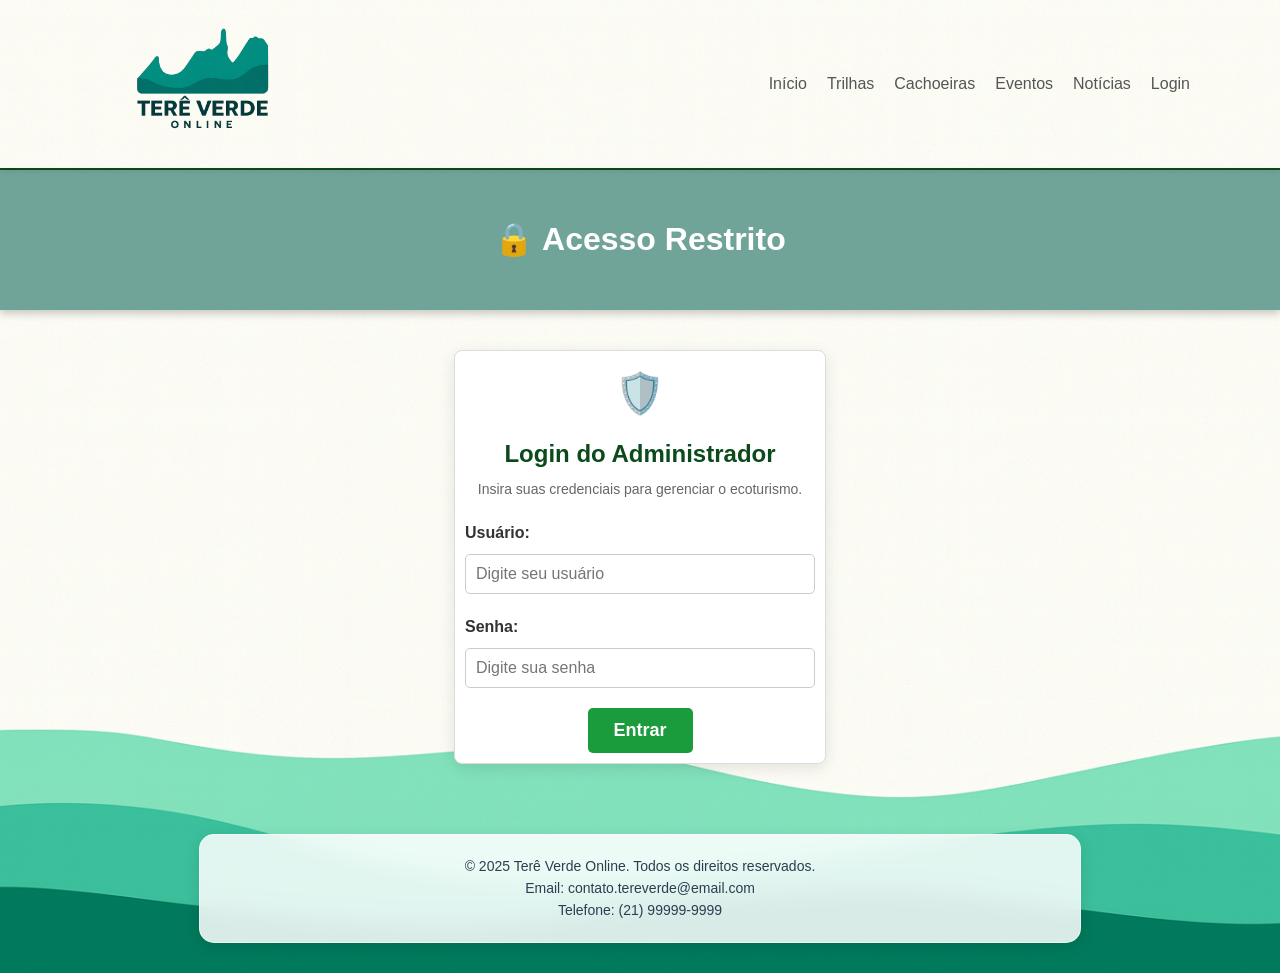
<file: FRONTEND/admin-login.html>
<!DOCTYPE html>
<html lang="pt-br">
<head>
    <meta charset="UTF-8">
    <meta name="viewport" content="width=device-width, initial-scale=1.0">
    <title>Terê Verde Online - Login do Administrador</title>
    
    <!-- VERIFICAÇÃO INSTANTÂNEA: Se já estiver logado, redireciona direto para o painel -->
    <script>
        (function() {
            const tokenSalvo = localStorage.getItem("tokenAdmin");
            const timestampSessao = localStorage.getItem("adminSessaoTimestamp");
            const TEMPO_SESSAO_MS = 15 * 60 * 1000; // 15 minutos

            if (tokenSalvo && timestampSessao) {
                const agora = new Date().getTime();
                const tempoDecorrido = agora - parseInt(timestampSessao);

                if (tempoDecorrido < TEMPO_SESSAO_MS) {
                    // Redireciona imediatamente sem deixar o botão "voltar" quebrar a sessão
                    window.location.replace("admin-login-page.html");
                } else {
                    // Sessão expirada, limpa os dados antigos
                    localStorage.clear();
                }
            }
        })();
    </script>

    <link rel="stylesheet" href="CSS/style-adm.css">
</head>
<body>
    <header>
        <div class="conteudo">
            <a href="index.html">
                <img src="img/tere verde sem fundo.png" alt="Logo Terê Verde Online" class="logo">
            </a>
            <nav>
            <ul>
                <li><a href="index.html">Início</a></li>
                <li><a href="trilhas.html">Trilhas</a></li>
                <li><a href="cachoeiras.html">Cachoeiras</a></li>
                <li><a href="eventos.html">Eventos</a></li>
                <li><a href="noticias.html">Notícias</a></li>
                <li><a href="admin-login.html">Login</a></li>
            </ul>
            </nav>
        </div>
    </header>

    <main>
        <section class="titulo-pagina">
            <div class="conteudo">
                <h2>🔒 Acesso Restrito</h2>
            </div>
        </section>

        <section class="admin-form-cadastro">
            <div class="conteudo">
                <!-- Adicionado background: #ffffff; para garantir fundo branco sólido sem transparência -->
                <div class="admin-form-caixa" style="max-width: 350px; margin: 0 auto; text-align: center; background: #ffffff; padding: 10px; border-radius: 8px; box-shadow: 0 4px 15px rgba(0,0,0,0.1);">
                    <div style="font-size: 40px; margin-bottom: 10px;">🛡️</div>
                    <h3 style="margin-bottom: 5px;">Login do Administrador</h3>
                    <p style="margin-bottom: 20px; font-size: 14px; color: #666;">Insira suas credenciais para gerenciar o ecoturismo.</p>

                    <form id="form-login-admin" style="text-align: left;">
                        <div class="form-grupo">
                            <label for="usuario">Usuário:</label>
                            <input type="text" id="usuario" name="usuario" placeholder="Digite seu usuário" required style="width: 100%; padding: 10px; box-sizing: border-box;">
                        </div>

                        <div class="form-grupo" style="margin-top: 15px;">
                            <label for="senha">Senha:</label>
                            <input type="password" id="senha" name="senha" placeholder="Digite sua senha" required style="width: 100%; padding: 10px; box-sizing: border-box;">
                        </div>

                        <p id="mensagem-erro" style="color: #c0392b; font-weight: bold; display: none; margin-top: 10px; margin-bottom: 15px; font-size: 14px;"></p>

                        <button type="submit" class="botao" style="width: 30%; margin-top: 10px; padding: 12px; cursor: pointer;">Entrar</button>
                    </form>
                </div>
            </div>
        </section>
    </main>

    <footer>
        <div class="conteudo">
            <p>© 2025 Terê Verde Online. Todos os direitos reservados. <br>
            Email: contato.tereverde@email.com <br> Telefone: (21) 99999-9999</p>
        </div>
    </footer>

    <script>
        const API_URL = "https://tereverde.onrender.com/api";

        document.getElementById("form-login-admin").addEventListener("submit", async function(e) {
            e.preventDefault();
            const username = document.getElementById("usuario").value.trim();
            const password = document.getElementById("senha").value.trim();
            const msgErro = document.getElementById("mensagem-erro");
            msgErro.style.display = "none";

            // Limpa dados residuais anteriores
            localStorage.clear();

            try {
                const resposta = await fetch(`${API_URL}/login/`, {
                    method: "POST",
                    headers: { "Content-Type": "application/json" },
                    body: JSON.stringify({ username, password })
                });

                if (resposta.ok) {
                    const dados = await resposta.json();
                    localStorage.setItem("tokenAdmin", dados.token);
                    localStorage.setItem("adminSessaoTimestamp", new Date().getTime().toString());
                    
                    // Força true se for o admin principal
                    const masterCheck = (username === "admin" || dados.is_master) ? "true" : "false";
                    localStorage.setItem("isMaster", masterCheck);

                    window.location.replace("admin-login-page.html");
                } else {
                    msgErro.textContent = "Usuário ou senha incorretos!";
                    msgErro.style.display = "block";
                }
            } catch (erro) {
                if (username === "admin" && password === "tereverde123") {
                    localStorage.setItem("tokenAdmin", "token-seguro-admin-tereverde-2026");
                    localStorage.setItem("adminSessaoTimestamp", new Date().getTime().toString());
                    localStorage.setItem("isMaster", "true");
                    window.location.replace("admin-login-page.html");
                } else {
                    msgErro.textContent = "Usuário ou senha incorretos!";
                    msgErro.style.display = "block";
                }
            }
        });
    </script>
</body>
</html>
</file>
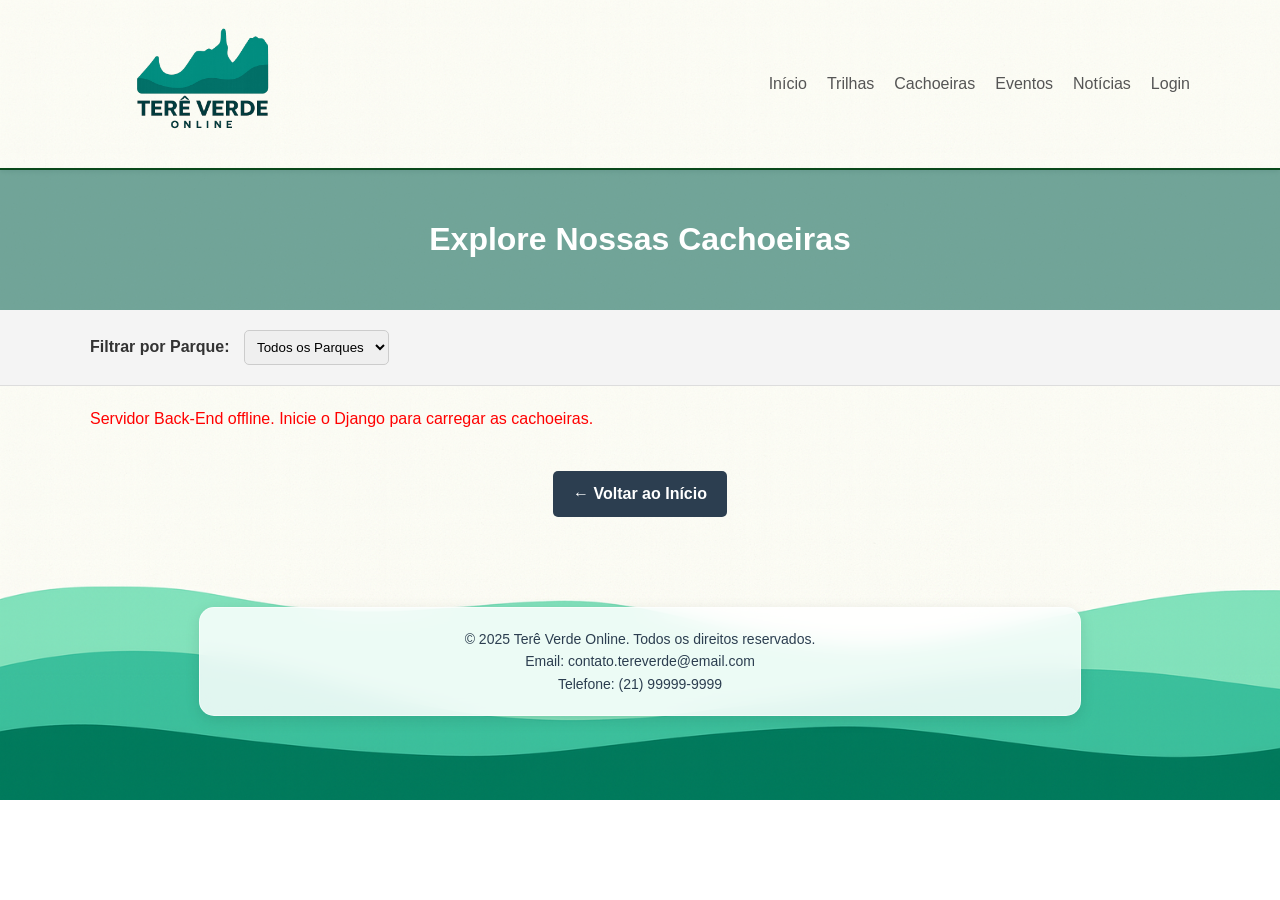
<file: FRONTEND/cachoeiras.html>
<!DOCTYPE html>
<html lang="pt-br">
<head>
    <meta charset="UTF-8">
    <meta name="viewport" content="width=device-width, initial-scale=1.0">
    <title>Terê Verde Online - Cachoeiras</title>
    <link rel="stylesheet" href="CSS/style.css">
</head>
<body>
    <header>
        <div class="conteudo">
            <a href="index.html">
                <img src="img/tere verde sem fundo.png" alt="Logo Terê Verde Online" class="logo">
            </a>
            <nav>
            <ul>
                <li><a href="index.html">Início</a></li>
                <li><a href="trilhas.html">Trilhas</a></li>
                <li><a href="cachoeiras.html">Cachoeiras</a></li>
                <li><a href="eventos.html">Eventos</a></li>
                <li><a href="noticias.html">Notícias</a></li>
                <li><a href="admin-login.html">Login</a></li>
            </ul>
            </nav>
        </div>
    </header>

    <main>
        <section class="titulo-pagina">
            <div class="conteudo">
                <h2>Explore Nossas Cachoeiras</h2>
            </div>
        </section>

        <section class="filtros">
            <div class="conteudo">
                <form id="form-filtros-cachoeiras" onsubmit="return false;">
                    <label for="parque-cachoeira">Filtrar por Parque:</label>
                    <select id="parque-cachoeira" name="parque-cachoeira">
                        <option value="todos">Todos os Parques</option>
                        <option value="PARNASO">PARNASO</option>
                        <option value="PETP">PETP</option>
                        <option value="PNMMT">PNMMT</option>
                    </select>
                </form>
            </div>
        </section>
        <section class="cachoeiras-lista trilhas-lista">
            <div class="conteudo" id="container-cachoeiras">
                <p>Carregando cachoeiras do servidor...</p>
            </div>
            <div style="margin-top: 40px; text-align: center;">
                <a href="index.html" class="botao" style="background: #2c3e50; color: #fff; padding: 10px 20px; text-decoration: none; border-radius: 5px; font-weight: bold; display: inline-block;">← Voltar ao Início</a>
            </div>
        </section>
    </main>

    <footer>
        <div class="conteudo">
            <p>© 2025 Terê Verde Online. Todos os direitos reservados. <br>
            Email: contato.tereverde@email.com <br> Telefone: (21) 99999-9999</p>
        </div>
    </footer>

<!-- Componente Global de Sessão Atualizado -->
<div id="barra-sessao-admin" style="display: none; position: fixed; top: 15px; right: 15px; background: #ffffff; color: #2c3e50; padding: 10px 18px; border-radius: 8px; font-size: 13px; z-index: 999999; box-shadow: 0 4px 12px rgba(0,0,0,0.15); border: 1px solid #dcdcdc; align-items: center; gap: 12px; font-family: sans-serif;">
    <span style="font-size: 16px;">👤</span>
    <div>
        <strong style="color: #1a9c3d;">Admin</strong> 
        <span id="cronometro-sessao" style="color: #1a9c3d; font-weight: bold; margin-left: 5px; font-family: monospace; font-size: 14px;">(15:00)</span>
    </div>
    <a href="admin-login-page.html" style="color: #2c3e50; text-decoration: none; font-weight: bold; margin-left: 2px; padding: 2px 6px; border: 1px solid #ccc; border-radius: 4px;" title="Painel">Painel</a>
    <button onclick="encerrarSessaoAdmin()" style="background: #e74c3c; border: none; color: white; padding: 4px 10px; border-radius: 4px; cursor: pointer; font-size: 11px; font-weight: bold;">Sair</button>
</div>

    <script>
        const API_URL = "https://tereverde.onrender.com/api";

        async function carregarCachoeirasPublicas() {
            const container = document.getElementById("container-cachoeiras");
            const filtroParque = document.getElementById("parque-cachoeira").value;

            try {
                const res = await fetch(`${API_URL}/dados/`);
                if (!res.ok) throw new Error("Erro na API");
                const dados = await res.json();

                container.innerHTML = "";
                let cachoeiras = (dados.condicoes || []).filter(item => item.tipo === "cachoeira");

                if (filtroParque !== "todos") {
                    cachoeiras = cachoeiras.filter(c => c.parque.toUpperCase() === filtroParque.toUpperCase());
                }

                if (cachoeiras.length === 0) {
                    container.innerHTML = "<p>Nenhuma cachoeira cadastrada para este parque no momento.</p>";
                    return;
                }

                cachoeiras.forEach(c => {
                    let classeStatus = "aberto";
                    if (c.status === "fechado") classeStatus = "fechado";
                    if (c.status === "atencao") classeStatus = "atencao";

                    const div = document.createElement("div");
                    div.className = "cachoeira-caixa trilha-caixa";
                    div.style.marginBottom = "20px";
                    div.innerHTML = `
                        <h4>${c.nome}</h4>
                        <span class="tag parque-${c.parque.toLowerCase()}" style="background: #1a9c3d; color: #fff; padding: 3px 8px; border-radius: 4px; font-size: 11px;">${c.parque}</span>
                        <p style="margin-top: 10px;"><strong>Informações:</strong> ${c.descricao}</p>
                        <p style="margin-top: 5px;"><strong>Status Operacional:</strong> 
                            <span class="${classeStatus}" style="padding: 2px 8px; border-radius: 4px; font-weight: bold; font-size: 12px;">
                                ${c.status.toUpperCase()}
                            </span>
                        </p>
                    `;
                    container.appendChild(div);
                });
            } catch (e) {
                container.innerHTML = "<p style='color: red;'>Servidor Back-End offline. Inicie o Django para carregar as cachoeiras.</p>";
            }
        }

        // Script de Controle da Sessão (15 minutos)
        const TEMPO_SESSAO_MS = 15 * 60 * 1000; 

        function verificarSessaoGlobal() {
            const token = localStorage.getItem("tokenAdmin");
            const timestampSessao = localStorage.getItem("adminSessaoTimestamp");
            const barra = document.getElementById("barra-sessao-admin");

            if (!token || !timestampSessao) {
                if (barra) barra.style.display = "none";
                return;
            }

            const agora = new Date().getTime();
            const tempoDecorrido = agora - parseInt(timestampSessao);
            const tempoRestante = TEMPO_SESSAO_MS - tempoDecorrido;

            if (tempoRestante <= 0) {
                encerrarSessaoAdmin();
                alert("Sua sessão de 15 minutos expirou por inatividade.");
                window.location.href = "admin-login.html";
            } else {
                if (barra) barra.style.display = "flex";
                const minutos = Math.floor((tempoRestante % (1000 * 60 * 60)) / (1000 * 60));
                const segundos = Math.floor((tempoRestante % (1000 * 60)) / 1000);
                const cronometroEl = document.getElementById("cronometro-sessao");
                if (cronometroEl) {
                    cronometroEl.textContent = `(${minutos}:${segundos < 10 ? '0' : ''}${segundos})`;
                }
            }
        }

        function encerrarSessaoAdmin() {
            localStorage.removeItem("tokenAdmin");
            localStorage.removeItem("adminSessaoTimestamp");
            window.location.href = "admin-login.html";
        }

        document.getElementById("parque-cachoeira").addEventListener("change", carregarCachoeirasPublicas);
        setInterval(verificarSessaoGlobal, 1000);
        document.addEventListener("DOMContentLoaded", () => {
            carregarCachoeirasPublicas();
            verificarSessaoGlobal();
        });
    </script>
</body>
</html>
</file>
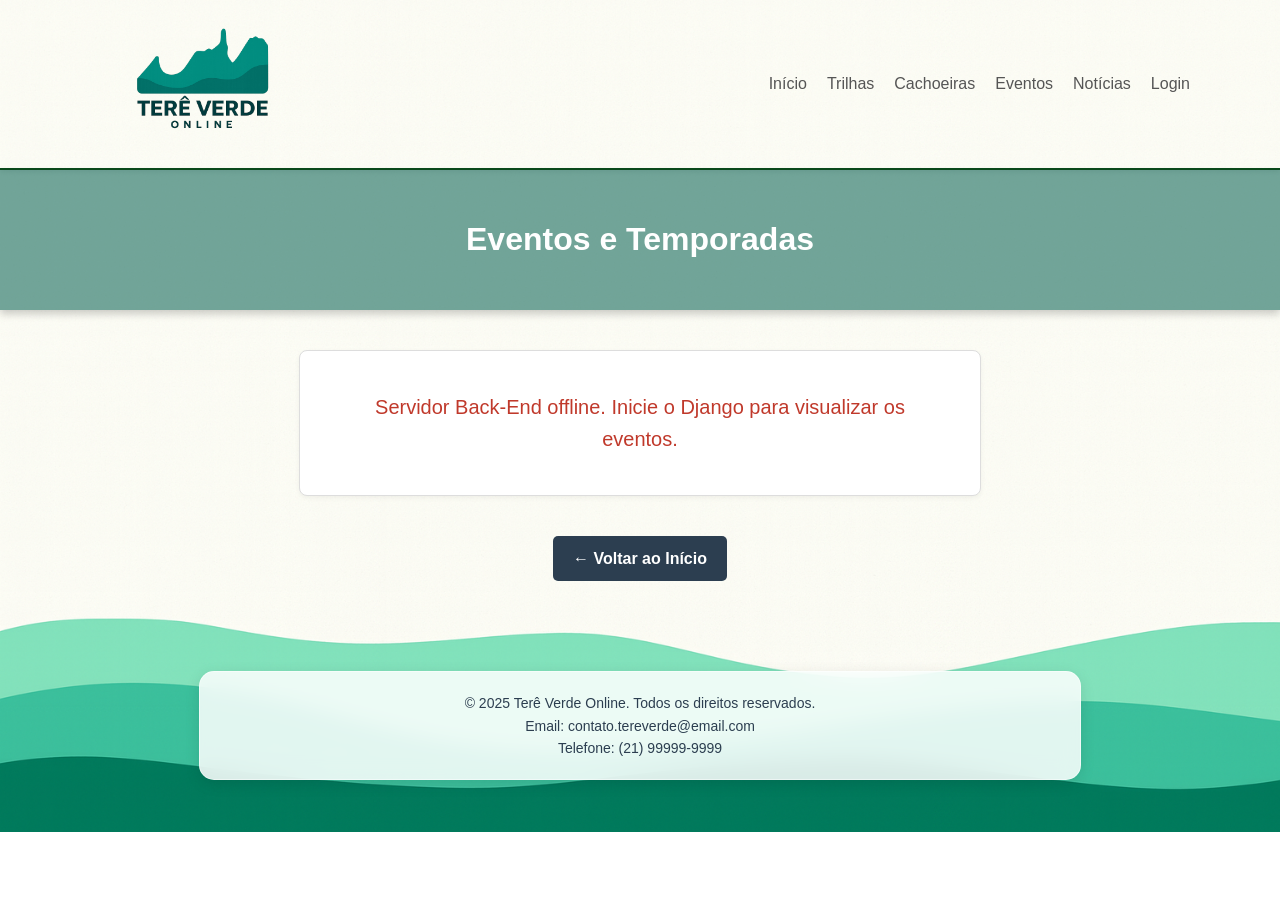
<file: FRONTEND/eventos.html>
<!DOCTYPE html>
<html lang="pt-br">
<head>
    <meta charset="UTF-8">
    <meta name="viewport" content="width=device-width, initial-scale=1.0">
    <title>Terê Verde Online - Eventos</title>
    <link rel="stylesheet" href="CSS/style.css">
</head>
<body>
    <header>
        <div class="conteudo">
            <a href="index.html">
                <img src="img/tere verde sem fundo.png" alt="Logo Terê Verde Online" class="logo">
            </a>
            <nav>
            <ul>
                <li><a href="index.html">Início</a></li>
                <li><a href="trilhas.html">Trilhas</a></li>
                <li><a href="cachoeiras.html">Cachoeiras</a></li>
                <li><a href="eventos.html">Eventos</a></li>
                <li><a href="noticias.html">Notícias</a></li>
                <li><a href="admin-login.html">Login</a></li>
            </ul>
            </nav>
        </div>
    </header>

    <main>
        <section class="titulo-pagina">
            <div class="conteudo">
                <h2>Eventos e Temporadas</h2>
            </div>
        </section>
        <section class="eventos-lista" style="padding: 40px 0;">
            <div class="conteudo" id="container-eventos-publicos">
                <div class="evento-caixa-aviso">
                    <h4>Carregando eventos do servidor...</h4>
                </div>
            </div>
                        <div style="margin-top: 40px; text-align: center;">
                <a href="index.html" class="botao" style="background: #2c3e50; color: #fff; padding: 10px 20px; text-decoration: none; border-radius: 5px; font-weight: bold; display: inline-block;">← Voltar ao Início</a>
            </div>
        </section>
    </main>

    <footer>
        <div class="conteudo">
            <p>© 2025 Terê Verde Online. Todos os direitos reservados. <br>
            Email: contato.tereverde@email.com <br> Telefone: (21) 99999-9999</p>
        </div>
    </footer>

<!-- Componente Global de Sessão Atualizado -->
<div id="barra-sessao-admin" style="display: none; position: fixed; top: 15px; right: 15px; background: #ffffff; color: #2c3e50; padding: 10px 18px; border-radius: 8px; font-size: 13px; z-index: 999999; box-shadow: 0 4px 12px rgba(0,0,0,0.15); border: 1px solid #dcdcdc; align-items: center; gap: 12px; font-family: sans-serif;">
    <span style="font-size: 16px;">👤</span>
    <div>
        <strong style="color: #1a9c3d;">Admin</strong> 
        <span id="cronometro-sessao" style="color: #1a9c3d; font-weight: bold; margin-left: 5px; font-family: monospace; font-size: 14px;">(15:00)</span>
    </div>
    <a href="admin-login-page.html" style="color: #2c3e50; text-decoration: none; font-weight: bold; margin-left: 2px; padding: 2px 6px; border: 1px solid #ccc; border-radius: 4px;" title="Painel">Painel</a>
    <button onclick="encerrarSessaoAdmin()" style="background: #e74c3c; border: none; color: white; padding: 4px 10px; border-radius: 4px; cursor: pointer; font-size: 11px; font-weight: bold;">Sair</button>
</div>

    <script>
        const API_URL = "https://tereverde.onrender.com/api";

        async function carregarEventosPublicos() {
            const container = document.getElementById("container-eventos-publicos");
            try {
                const resposta = await fetch(`${API_URL}/dados/`);
                if (!resposta.ok) throw new Error("Erro na API");
                const dados = await resposta.json();

                container.innerHTML = "";

                if (!dados.eventos || dados.eventos.length === 0) {
                    container.innerHTML = `
                        <div class="evento-caixa-aviso">
                            <h4>Desculpe... Não há eventos cadastrados no momento.</h4>
                        </div>
                    `;
                    return;
                }

                dados.eventos.forEach(ev => {
                    const caixa = document.createElement("div");
                    caixa.className = "trilha-caixa";
                    caixa.style.marginBottom = "20px";
                    caixa.style.background = "#fff";
                    caixa.style.padding = "20px";
                    caixa.style.borderRadius = "8px";
                    caixa.style.boxShadow = "0 2px 5px rgba(0,0,0,0.1)";

                    caixa.innerHTML = `
                        <span class="tag" style="background: #1a9c3d; color: white; padding: 3px 8px; border-radius: 4px; font-size: 12px; font-weight: bold;">[${ev.parque.toUpperCase()}]</span>
                        <h4 style="margin-top: 10px; font-size: 20px; color: #2c3e50;">${ev.titulo}</h4>
                        <p style="margin-top: 8px;"><strong>📅 Período:</strong> ${ev.data}</p>
                        <p style="margin-top: 5px;"><strong>ℹ️ Detalhes:</strong> ${ev.disponibilidade}</p>
                    `;
                    container.appendChild(caixa);
                });
            } catch (erro) {
                container.innerHTML = `
                    <div class="evento-caixa-aviso">
                        <h4 style="color: #c0392b;">Servidor Back-End offline. Inicie o Django para visualizar os eventos.</h4>
                    </div>
                `;
            }
        }

        // Script de Controle da Sessão (15 minutos)
        const TEMPO_SESSAO_MS = 15 * 60 * 1000; 

        function verificarSessaoGlobal() {
            const token = localStorage.getItem("tokenAdmin");
            const timestampSessao = localStorage.getItem("adminSessaoTimestamp");
            const barra = document.getElementById("barra-sessao-admin");

            if (!token || !timestampSessao) {
                if (barra) barra.style.display = "none";
                return;
            }

            const agora = new Date().getTime();
            const tempoDecorrido = agora - parseInt(timestampSessao);
            const tempoRestante = TEMPO_SESSAO_MS - tempoDecorrido;

            if (tempoRestante <= 0) {
                encerrarSessaoAdmin();
                alert("Sua sessão de 15 minutos expirou por inatividade.");
                window.location.href = "admin-login.html";
            } else {
                if (barra) barra.style.display = "flex";
                const minutos = Math.floor((tempoRestante % (1000 * 60 * 60)) / (1000 * 60));
                const segundos = Math.floor((tempoRestante % (1000 * 60)) / 1000);
                const cronometroEl = document.getElementById("cronometro-sessao");
                if (cronometroEl) {
                    cronometroEl.textContent = `(${minutos}:${segundos < 10 ? '0' : ''}${segundos})`;
                }
            }
        }

        function encerrarSessaoAdmin() {
            localStorage.removeItem("tokenAdmin");
            localStorage.removeItem("adminSessaoTimestamp");
            window.location.href = "admin-login.html";
        }

        setInterval(verificarSessaoGlobal, 1000);
        document.addEventListener("DOMContentLoaded", () => {
            carregarEventosPublicos();
            verificarSessaoGlobal();
        });
    </script>
</body>
</html>
</file>
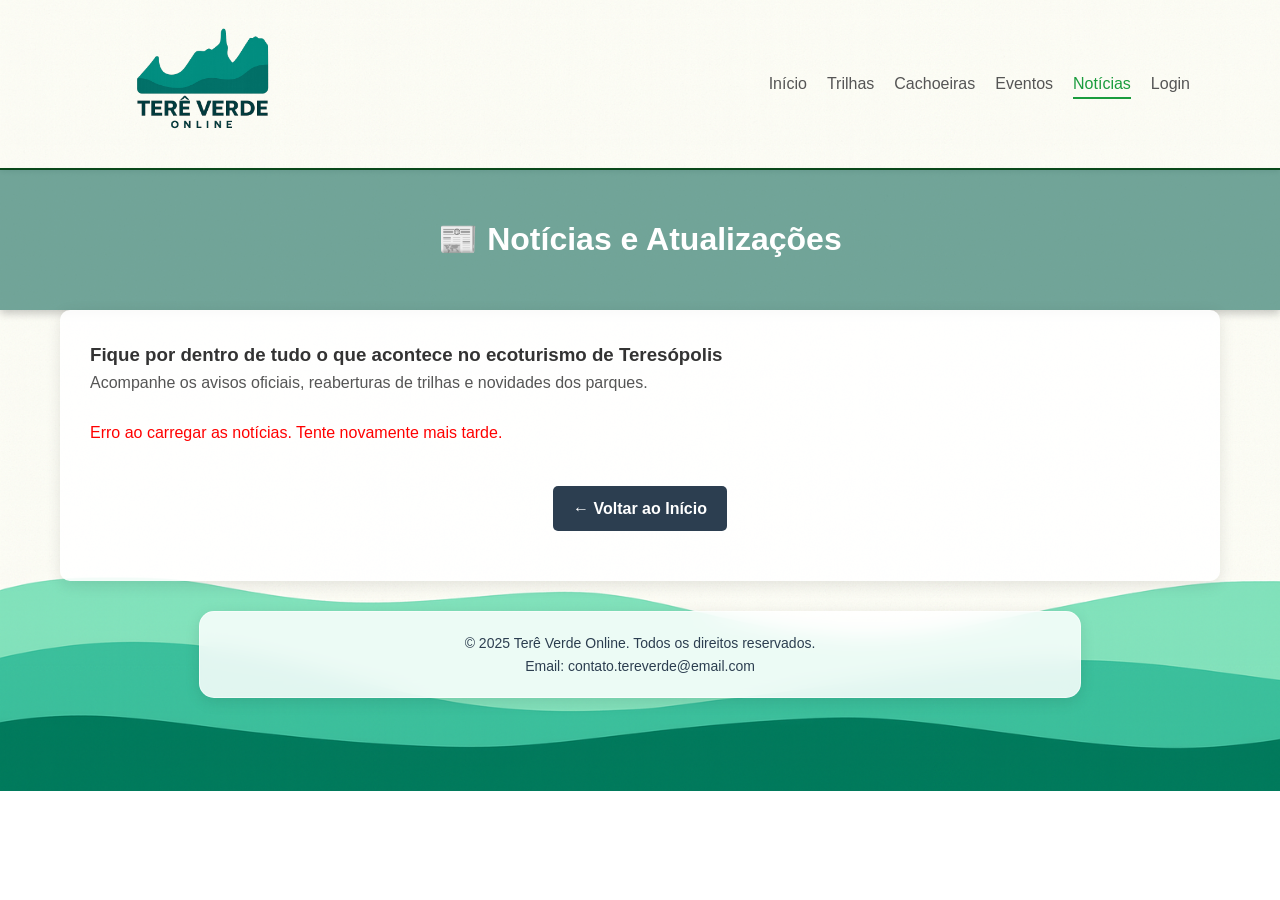
<file: FRONTEND/noticias.html>
<!DOCTYPE html>
<html lang="pt-br">
<head>
    <meta charset="UTF-8">
    <meta name="viewport" content="width=device-width, initial-scale=1.0">
    <title>Terê Verde Online - Notícias e Atualizações</title>
    <link rel="stylesheet" href="CSS/style.css">
</head>
<body>
    <header>
        <div class="conteudo">
            <a href="index.html">
                <img src="img/tere verde sem fundo.png" alt="Logo Terê Verde Online" class="logo">
            </a>
            <nav>
                <ul>
                    <li><a href="index.html">Início</a></li>
                    <li><a href="trilhas.html">Trilhas</a></li>
                    <li><a href="cachoeiras.html">Cachoeiras</a></li>
                    <li><a href="eventos.html">Eventos</a></li>
                    <li><a href="noticias.html" class="active">Notícias</a></li>
                    <li><a href="admin-login.html">Login</a></li>
                </ul>
            </nav>
        </div>
    </header>

    <main>
        <section class="titulo-pagina">
            <div class="conteudo">
                <h2>📰 Notícias e Atualizações</h2>
            </div>
        </section>

        <section class="conteudo-principal">
            <div class="conteudo" style="background: rgba(255, 255, 255, 0.9); padding: 30px; border-radius: 10px; box-shadow: 0 4px 15px rgba(0,0,0,0.1);">
                <h3>Fique por dentro de tudo o que acontece no ecoturismo de Teresópolis</h3>
                <p style="margin-bottom: 25px; color: #555;">Acompanhe os avisos oficiais, reaberturas de trilhas e novidades dos parques.</p>

                <!-- Lista dinâmica puxada da API -->
                <div id="lista-noticias-publicas" style="margin-top: 20px;">
                    <p>Carregando notícias...</p>
                </div>

                <!-- Botão de Voltar Padronizado -->
                <div style="margin-top: 40px; text-align: center;">
                    <a href="index.html" class="botao" style="background: #2c3e50; color: #fff; padding: 10px 20px; text-decoration: none; border-radius: 5px; font-weight: bold; display: inline-block;">← Voltar ao Início</a>
                </div>
            </div>
        </section>
    </main>

    <footer>
        <div class="conteudo">
            <p>© 2025 Terê Verde Online. Todos os direitos reservados. <br>Email: contato.tereverde@email.com</p>
        </div>
    </footer>
    
<!-- Componente Global de Sessão Atualizado -->
    <div id="barra-sessao-admin" style="display: none; position: fixed; top: 15px; right: 15px; background: #ffffff; color: #2c3e50; padding: 10px 18px; border-radius: 8px; font-size: 13px; z-index: 999999; box-shadow: 0 4px 12px rgba(0,0,0,0.15); border: 1px solid #dcdcdc; align-items: center; gap: 12px; font-family: sans-serif;">
        <span style="font-size: 16px;">👤</span>
    <div>
        <strong style="color: #1a9c3d;">Admin</strong> 
        <span id="cronometro-sessao" style="color: #1a9c3d; font-weight: bold; margin-left: 5px; font-family: monospace; font-size: 14px;">(15:00)</span>
    </div>
    <a href="admin-login-page.html" style="color: #2c3e50; text-decoration: none; font-weight: bold; margin-left: 2px; padding: 2px 6px; border: 1px solid #ccc; border-radius: 4px;" title="Painel">Painel</a>
    <button onclick="encerrarSessaoAdmin()" style="background: #e74c3c; border: none; color: white; padding: 4px 10px; border-radius: 4px; cursor: pointer; font-size: 11px; font-weight: bold;">Sair</button>
    </div>

    

    
      <!--  // Script de Controle da Sessão (15 minutos)-->
     <script>
        const TEMPO_SESSAO_MS = 15 * 60 * 1000; 

        function verificarSessaoGlobal() {
            const token = localStorage.getItem("tokenAdmin");
            const timestampSessao = localStorage.getItem("adminSessaoTimestamp");
            const barra = document.getElementById("barra-sessao-admin");

            if (!token || !timestampSessao) {
                if (barra) barra.style.display = "none";
                return;
            }

            const agora = new Date().getTime();
            const tempoDecorrido = agora - parseInt(timestampSessao);
            const tempoRestante = TEMPO_SESSAO_MS - tempoDecorrido;

            if (tempoRestante <= 0) {
                encerrarSessaoAdmin();
                alert("Sua sessão de 15 minutos expirou por inatividade.");
                window.location.href = "admin-login.html";
            } else {
                if (barra) barra.style.display = "flex";
                const minutos = Math.floor((tempoRestante % (1000 * 60 * 60)) / (1000 * 60));
                const segundos = Math.floor((tempoRestante % (1000 * 60)) / 1000);
                const cronometroEl = document.getElementById("cronometro-sessao");
                if (cronometroEl) {
                    cronometroEl.textContent = `(${minutos}:${segundos < 10 ? '0' : ''}${segundos})`;
                }
            }
        }

        function encerrarSessaoAdmin() {
            localStorage.removeItem("tokenAdmin");
            localStorage.removeItem("adminSessaoTimestamp");
            window.location.href = "admin-login.html";
        }

        setInterval(verificarSessaoGlobal, 1000);
        document.addEventListener("DOMContentLoaded", () => {
            carregarEventosPublicos();
            verificarSessaoGlobal();
        });
    </script>
                        
    <!-- Script para carregar as notícias da API -->
    <script>
        const API_URL = "https://tereverde.onrender.com/api";

        async function carregarNoticiasPublicas() {
            const container = document.getElementById("lista-noticias-publicas");
            try {
                const res = await fetch(`${API_URL}/dados/`);
                const dados = await res.json();
                container.innerHTML = "";
                
                if (!dados.atualizacoes || dados.atualizacoes.length === 0) {
                    container.innerHTML = "<p>Nenhuma notícia publicada no momento.</p>";
                    return;
                }

                dados.atualizacoes.forEach(n => {
                    const card = document.createElement("div");
                    card.style.background = "#fdfdfd";
                    card.style.borderLeft = "4px solid #1a9c3d";
                    card.style.padding = "15px 20px";
                    card.style.marginBottom = "15px";
                    card.style.borderRadius = "4px";
                    card.style.boxShadow = "0 2px 5px rgba(0,0,0,0.05)";

                    card.innerHTML = `
                        <span style="font-size: 12px; color: #888; font-weight: bold;">📅 ${n.data}</span>
                        <p style="margin-top: 5px; font-size: 16px; color: #2c3e50;">${n.texto}</p>
                    `;
                    container.appendChild(card);
                });
            } catch (e) {
                container.innerHTML = "<p style='color: red;'>Erro ao carregar as notícias. Tente novamente mais tarde.</p>";
            }
        }

        carregarNoticiasPublicas();
    </script>
</body>
</html>
</file>
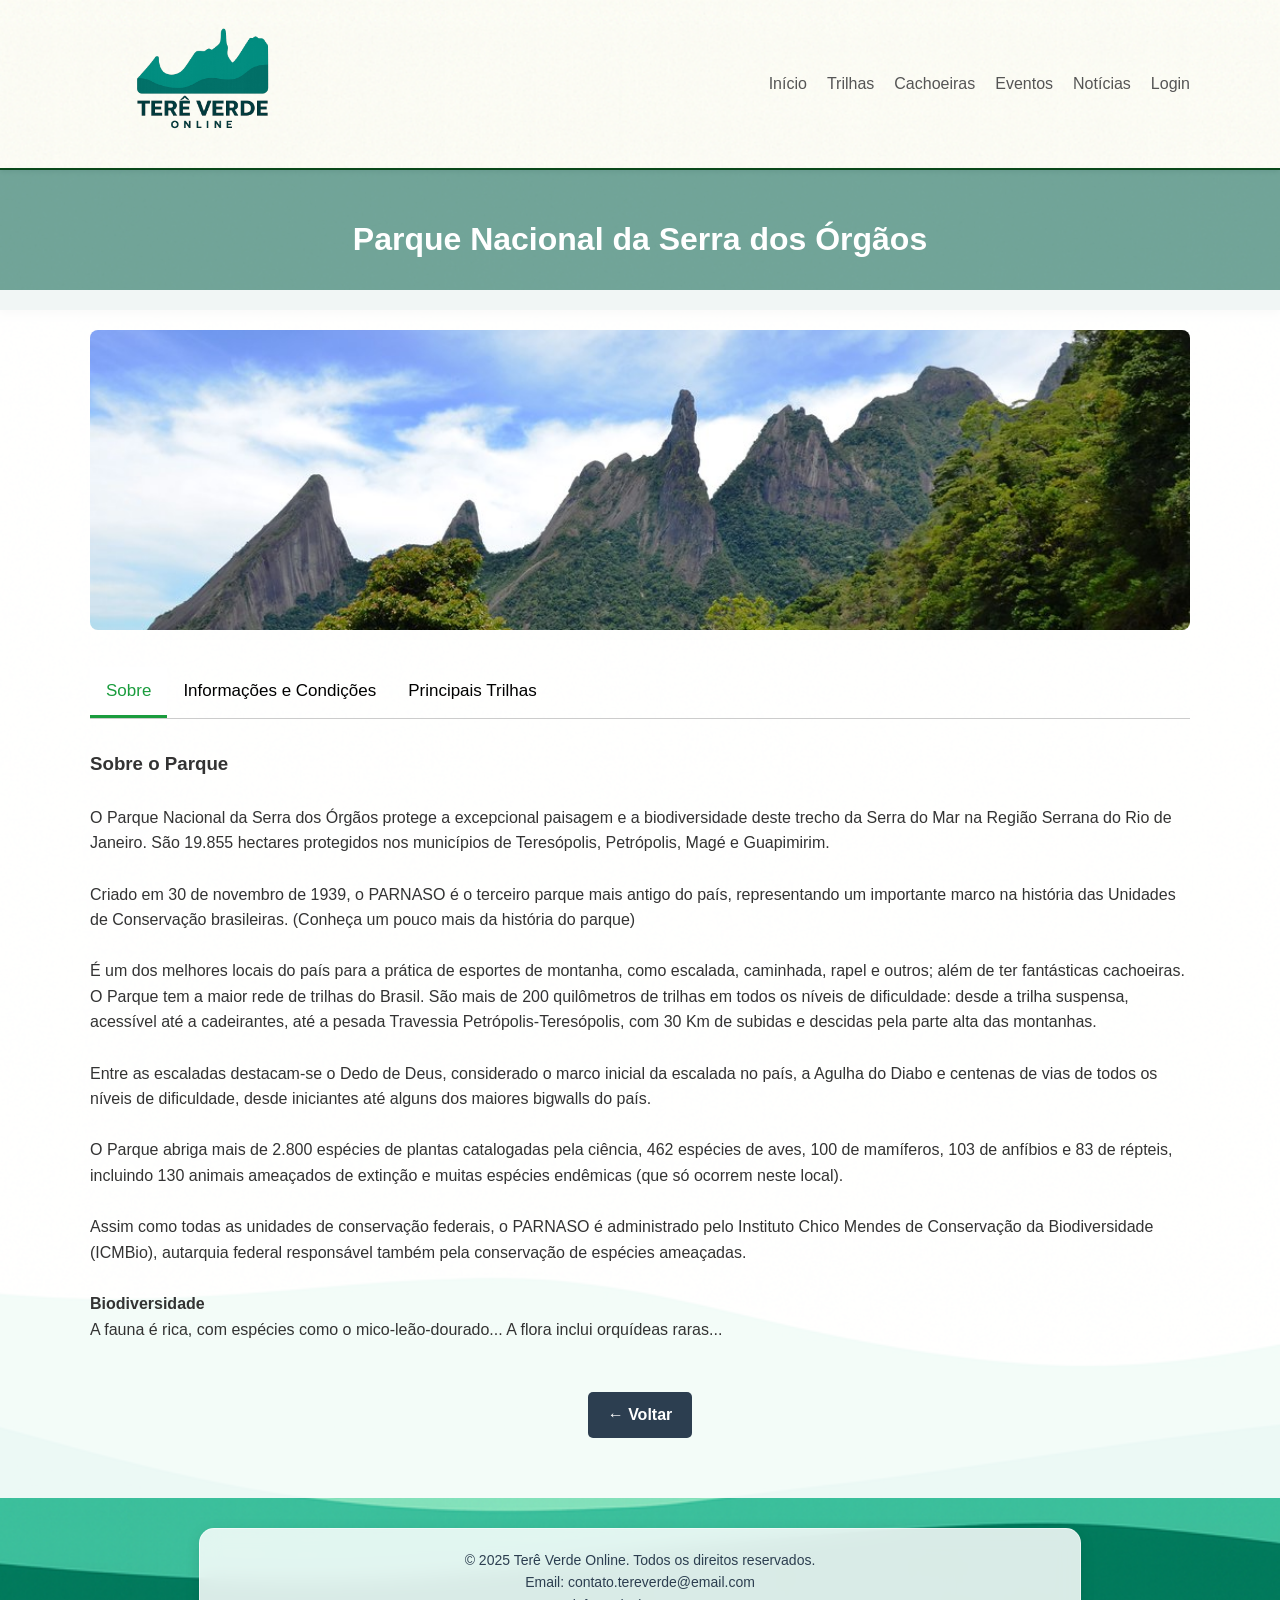
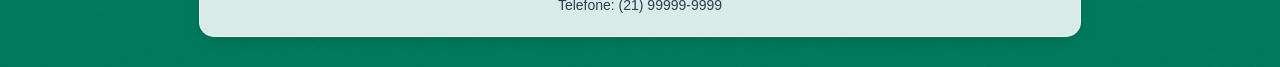
<file: FRONTEND/parque.html>
<!DOCTYPE html>
<html lang="pt-br">
<head>
    <meta charset="UTF-8">
    <meta name="viewport" content="width=device-width, initial-scale=1.0">
    <title>Terê Verde Online - PARNASO</title>
    <link rel="stylesheet" href="CSS/style.css">
</head>
<body>
    <header>
        <div class="conteudo">
             <a href="index.html">
                <img src="img/tere verde sem fundo.png" alt="Logo Terê Verde Online" class="logo">
             </a>
            <nav>
            <ul>
                <li><a href="index.html">Início</a></li>
                <li><a href="trilhas.html">Trilhas</a></li>
                <li><a href="cachoeiras.html">Cachoeiras</a></li>
                <li><a href="eventos.html">Eventos</a></li>
                <li><a href="noticias.html">Notícias</a></li>
                <li><a href="admin-login.html">Login</a></li>
            </ul>
            </nav>
        </div>
    </header>

    <main>
        <section class="titulo-pagina" >
            <div class="conteudo">
                <h2>Parque Nacional da Serra dos Órgãos</h2>
            </div>
        </section>

        <section class="parque-detalhe">
            <div class="conteudo">
                <img src="img/Dedo de Deus.jpg" alt="Dedo de Deus" class="parque-imagem">
                
                <div class="tabs">
                    <button class="tab-link active" onclick="openTab(event, 'Sobre')">Sobre</button>
                    <button class="tab-link" onclick="openTab(event, 'Info')">Informações e Condições</button>
                    <button class="tab-link" onclick="openTab(event, 'Trilhas')">Principais Trilhas</button>
                </div>

                <div id="Sobre" class="tab-content" style="display: block;">
                    <h3>Sobre o Parque</h3>
                    <br>
                    <p>O Parque Nacional da Serra dos Órgãos protege a excepcional paisagem e a biodiversidade deste trecho da Serra do Mar na Região Serrana do Rio de Janeiro. São 19.855 hectares protegidos nos municípios de Teresópolis, Petrópolis, Magé e Guapimirim.
                    <br><br>
                    Criado em 30 de novembro de 1939, o PARNASO é o terceiro parque mais antigo do país, representando um importante marco na história das Unidades de Conservação brasileiras. (Conheça um pouco mais da história do parque)
                    <br><br>
                    É um dos melhores locais do país para a prática de esportes de montanha, como escalada, caminhada, rapel e outros; além de ter fantásticas cachoeiras. O Parque tem a maior rede de trilhas do Brasil. São mais de 200 quilômetros de trilhas em todos os níveis de dificuldade: desde a trilha suspensa, acessível até a cadeirantes, até a pesada Travessia Petrópolis-Teresópolis, com 30 Km de subidas e descidas pela parte alta das montanhas.
                    <br><br>
                    Entre as escaladas destacam-se o Dedo de Deus, considerado o marco inicial da escalada no país, a Agulha do Diabo e centenas de vias de todos os níveis de dificuldade, desde iniciantes até alguns dos maiores bigwalls do país.
                    <br><br>
                    O Parque abriga mais de 2.800 espécies de plantas catalogadas pela ciência, 462 espécies de aves, 100 de mamíferos, 103 de anfíbios e 83 de répteis, incluindo 130 animais ameaçados de extinção e muitas espécies endêmicas (que só ocorrem neste local).
                    <br><br>
                    Assim como todas as unidades de conservação federais, o PARNASO é administrado pelo Instituto Chico Mendes de Conservação da Biodiversidade (ICMBio), autarquia federal responsável também pela conservação de espécies ameaçadas.</p>
                    <br>
                    <h4>Biodiversidade</h4>
                    <p>A fauna é rica, com espécies como o mico-leão-dourado... A flora inclui orquídeas raras...</p>
                </div>

                <div id="Info" class="tab-content">
                    <h3>Informações e Condições</h3><br>
                    <p><strong>Horário de Funcionamento:</strong> O Parque funciona de terça a domingo e feriados nacionais e estaduales do Rio de Janeiro (Sede Teresópolis) 
                    <br><br>
                    🪪 Obrigatória a identificação individual na entrada (CPF + documento com foto: RG, CNH ou passaporte).
                    </p><br>
                    <p><strong>Ingressos:</strong> O acesso ao Parque Nacional da Serra dos Órgãos está temporariamente gratuito em todas as suas áreas, incluindo: <br>
                        ✅ Entrada <br>
                        ✅ Estacionamento <br>
                        ✅ Campings <br>
                        ✅ Trilhas <br>
                        ✅ Cachoeiras</p>
                    <p><strong>Condições Atuais:</strong></p>
                    <ul class="condicoes">
                        <li class="aberto">Trilha da Pedra do Sino: ABERTA</li>
                        <li class="fechado">Poço dois Irmãos: FECHADA (Alerta de Tempestade) </li>
                        <li class="atencao">Piscina Natural: ABERTA (Água muito fria)</li>
                    </ul>
                </div>

                <div id="Trilhas" class="tab-content">
                    <h3>Principais Trilhas no PARNASO</h3>
                    <ul>
                        <li>Trilha da Pedra do Sino (Difícil)</li>
                        <li>Trilha do Cartão Postal (Fácil)</li>
                        <li>Travessia Petrópolis-Teresópolis (Muito Difícil)</li>
                        <li>Trilha da Cachoeira Véu da Noiva (Média)</li>
                    </ul>
                </div>
                <div style="margin-top: 40px; text-align: center;">
                    <a href="index.html" class="botao" style="background: #2c3e50; color: #fff; padding: 10px 20px; text-decoration: none; border-radius: 5px; font-weight: bold; display: inline-block;">← Voltar</a>
                </div>
            </div>
            </div>
        </section>
    </main>

    <footer>
        <div class="conteudo">
            <p>© 2025 Terê Verde Online. 
                Todos os direitos reservados. <br>
                Email: contato.tereverde@email.com <br> Telefone: (21) 99999-9999</p>
        </div>
    </footer>

    <!-- Componente Global de Sessão Atualizado -->
    <div id="barra-sessao-admin" style="display: none; position: fixed; top: 15px; right: 15px; background: #ffffff; color: #2c3e50; padding: 10px 18px; border-radius: 8px; font-size: 13px; z-index: 999999; box-shadow: 0 4px 12px rgba(0,0,0,0.15); border: 1px solid #dcdcdc; align-items: center; gap: 12px; font-family: sans-serif;">
        <span style="font-size: 16px;">👤</span>
        <div>
            <strong style="color: #1a9c3d;">Admin</strong> 
            <span id="cronometro-sessao" style="color: #1a9c3d; font-weight: bold; margin-left: 5px; font-family: monospace; font-size: 14px;">(15:00)</span>
        </div>
        <a href="admin-login-page.html" style="color: #2c3e50; text-decoration: none; font-weight: bold; margin-left: 2px; padding: 2px 6px; border: 1px solid #ccc; border-radius: 4px;" title="Painel">Painel</a>
        <button onclick="encerrarSessaoAdmin()" style="background: #e74c3c; border: none; color: white; padding: 4px 10px; border-radius: 4px; cursor: pointer; font-size: 11px; font-weight: bold;">Sair</button>
    </div>

    <!-- Script de Gestão de Sessão -->
    <script>
        const TEMPO_SESSAO_MS = 15 * 60 * 1000; 

        function verificarSessaoGlobal() {
            const token = localStorage.getItem("tokenAdmin");
            const timestampSessao = localStorage.getItem("adminSessaoTimestamp");
            const barra = document.getElementById("barra-sessao-admin");
            
            if (!token || !timestampSessao) {
                if (barra) barra.style.setProperty('display', 'none', 'important');
                return;
            }
            
            const agora = new Date().getTime();
            const tempoRestante = TEMPO_SESSAO_MS - (agora - parseInt(timestampSessao));
            
            if (tempoRestante <= 0) {
                encerrarSessaoAdmin();
            } else {
                if (barra) barra.style.setProperty('display', 'flex', 'important');
                const minutos = Math.floor((tempoRestante % (1000 * 60 * 60)) / (1000 * 60));
                const segundos = Math.floor((tempoRestante % (1000 * 60)) / 1000);
                const cronometroEl = document.getElementById("cronometro-sessao");
                if (cronometroEl) {
                    cronometroEl.textContent = `(${minutos}:${segundos < 10 ? '0' : ''}${segundos})`;
                }
            }
        }

        function encerrarSessaoAdmin() {
            localStorage.clear();
            window.location.href = "admin-login.html";
        }

        verificarSessaoGlobal();
        setInterval(verificarSessaoGlobal, 1000);
    </script>

    <script src="JS/scripts.js"></script>
</body>
</html>
</file>
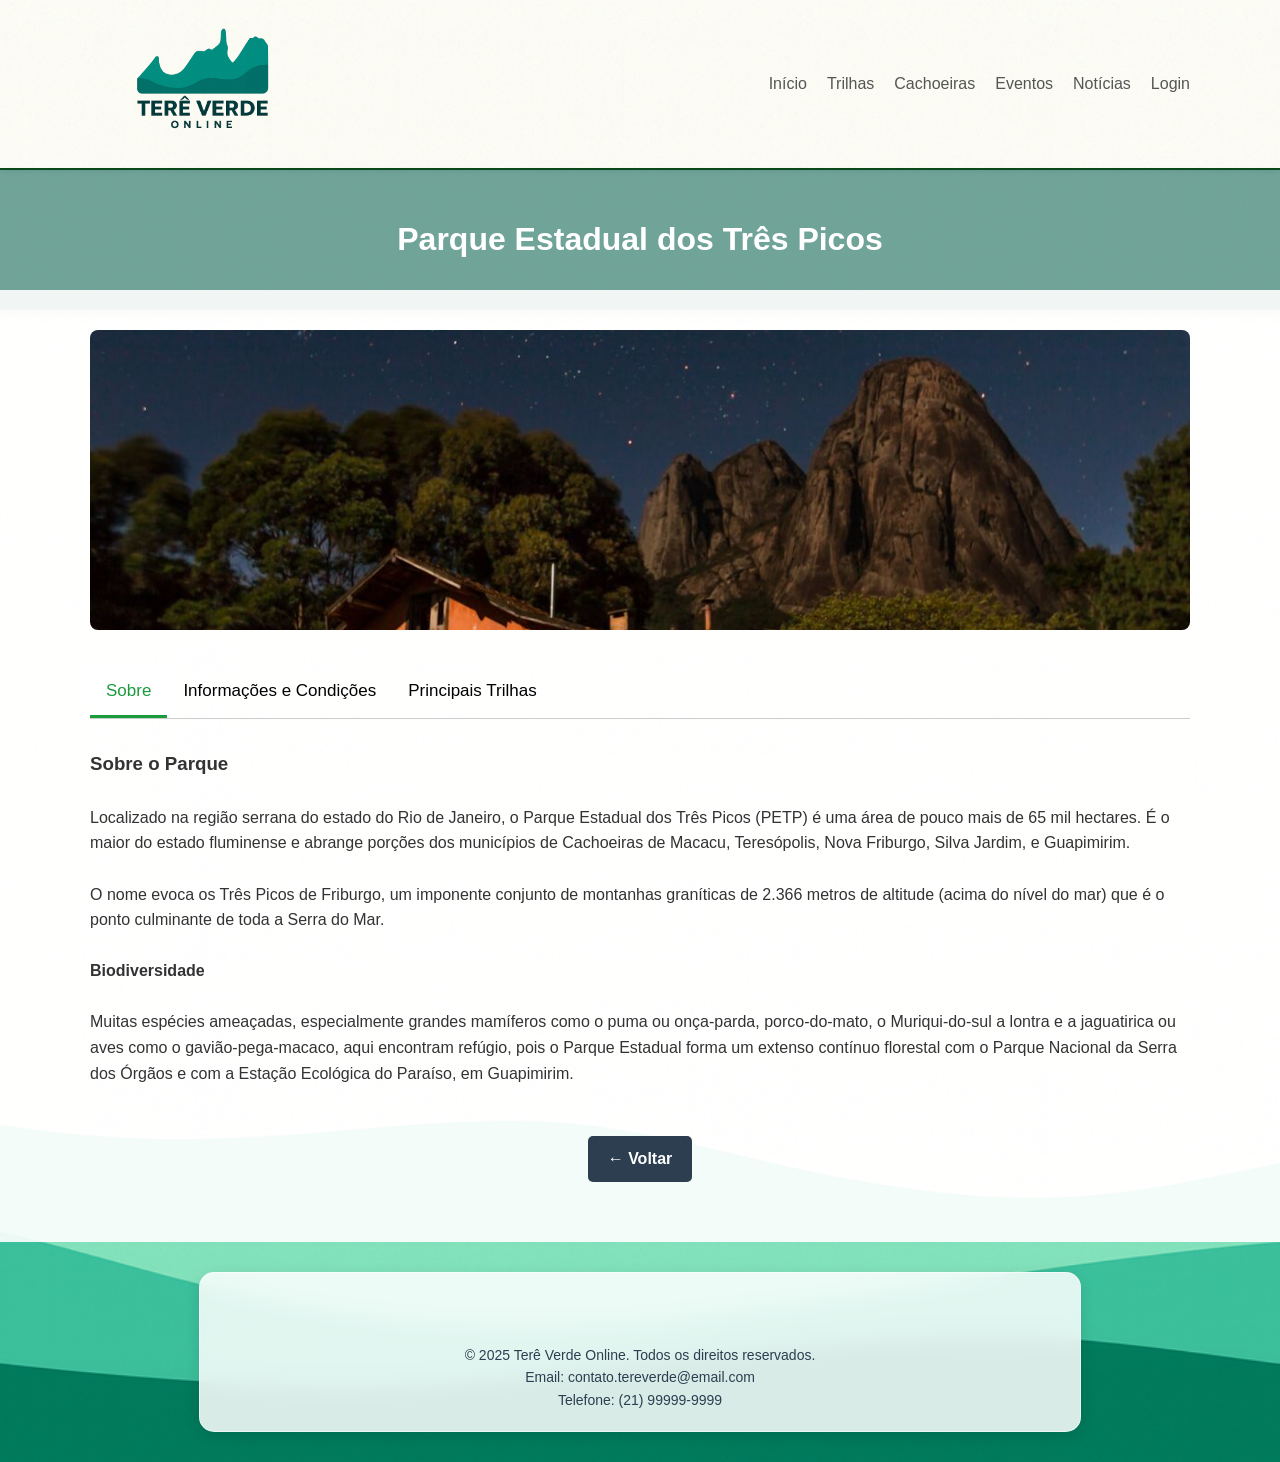
<file: FRONTEND/petp.html>
<!DOCTYPE html>
<html lang="pt-br">
<head>
    <meta charset="UTF-8">
    <meta name="viewport" content="width=device-width, initial-scale=1.0">
    <title>Terê Verde Online - PETP</title>
    <link rel="stylesheet" href="CSS/style.css">
</head>
<body>
    <header>
        <div class="conteudo">
             <a href="index.html">
    <img src="img/tere verde sem fundo.png" alt="Logo Terê Verde Online" class="logo">
            </a>
            <nav>
            <ul>
                <li><a href="index.html">Início</a></li>
                <li><a href="trilhas.html">Trilhas</a></li>
                <li><a href="cachoeiras.html">Cachoeiras</a></li>
                <li><a href="eventos.html">Eventos</a></li>
                <li><a href="noticias.html">Notícias</a></li>
                <li><a href="admin-login.html">Login</a></li>
            </ul>
            </nav>
        </div>
    </header>

    <main>
        <section class="titulo-pagina">
            <div class="conteudo">
                <h2>Parque Estadual dos Três Picos</h2>
            </div>
        </section>

        <section class="parque-detalhe">
            <div class="conteudo">
                <img src="img/Três picos (2).jpg" alt="Parque Estadual dos Três Picos" class="parque-imagem">
                
                <div class="tabs">
                    <button class="tab-link active" onclick="openTab(event, 'Sobre')">Sobre</button>
                    <button class="tab-link" onclick="openTab(event, 'Info')">Informações e Condições</button>
                    <button class="tab-link" onclick="openTab(event, 'Trilhas')">Principais Trilhas</button>
                </div>

                <div id="Sobre" class="tab-content" style="display: block;">
                    <h3>Sobre o Parque</h3><br>
                    <p>Localizado na região serrana do estado do Rio de Janeiro, o Parque Estadual dos Três Picos (PETP) é uma área de pouco mais de 65 mil hectares. É o maior do estado fluminense e abrange porções dos municípios de Cachoeiras de Macacu, Teresópolis, Nova Friburgo, Silva Jardim, e Guapimirim.</p> <br>
                    <p>O nome evoca os Três Picos de Friburgo, um imponente conjunto de montanhas graníticas de 2.366 metros de altitude (acima do nível do mar) que é o ponto culminante de toda a Serra do Mar.</p><br>
                    <h4>Biodiversidade</h4><br>
                    <p>Muitas espécies ameaçadas, especialmente grandes mamíferos como o puma ou onça-parda, porco-do-mato, o Muriqui-do-sul a lontra e a jaguatirica ou aves como o gavião-pega-macaco, aqui encontram refúgio, pois o Parque Estadual forma um extenso contínuo florestal com o Parque Nacional da Serra dos Órgãos e com a Estação Ecológica do Paraíso, em Guapimirim.</p>
                </div>

                <div id="Info" class="tab-content">
                    <h3>Informações e Condições</h3>
                    <p><strong>Horário de Funcionamento:</strong> 08:00 às 17:00 (Sede Jacó)</p>
                    <p><strong>Ingressos:</strong> Entrada gratuita para algumas áreas, outras com taxas.</p>
                    <p><strong>Condições Atuais:</strong></p>
                    <ul class="condicoes">
                        <li class="aberto">Trilha Pico Maior: ABERTA (Requer agendamento prévio)</li>
                        <li class="atencao">Cachoeira do Roncador: ABERTA (Acesso apenas com guia)</li>
                        <li class="aberto">Camping do Vale: ABERTO</li>
                    </ul>

                    <!-- Seção dinâmica de eventos cadastrados no Back-End para o PETP -->
                    <div id="eventos-petp" style="margin-top: 20px;"></div>
                </div>

                <div id="Trilhas" class="tab-content">
                    <h3>Principais Trilhas no PETP</h3>
                    <ul>
                        <li>Trilha Pico Maior (Muito Difícil)</li>
                        <li>Trilha da Cachoeira do Roncador (Média)</li>
                        <li>Trilha da Caixa de Fósforos (Difícil)</li>
                    </ul>
                </div>
                <div style="margin-top: 40px; text-align: center;">
                    <a href="index.html" class="botao" style="background: #2c3e50; color: #fff; padding: 10px 20px; text-decoration: none; border-radius: 5px; font-weight: bold; display: inline-block;">← Voltar</a>
                </div>
            </div>
        </section>
    </main>

    <footer>
        <div class="conteudo"><br><br>
        <p>© 2025 Terê Verde Online. 
                Todos os direitos reservados. <br>
                Email: contato.tereverde@email.com <br> Telefone: (21) 99999-9999</p>
        </div>
    </footer>

<!-- Componente Global de Sessão Atualizado -->
<div id="barra-sessao-admin" style="display: none; position: fixed; top: 15px; right: 15px; background: #ffffff; color: #2c3e50; padding: 10px 18px; border-radius: 8px; font-size: 13px; z-index: 999999; box-shadow: 0 4px 12px rgba(0,0,0,0.15); border: 1px solid #dcdcdc; align-items: center; gap: 12px; font-family: sans-serif;">
    <span style="font-size: 16px;">👤</span>
    <div>
        <strong style="color: #1a9c3d;">Admin</strong> 
        <span id="cronometro-sessao" style="color: #1a9c3d; font-weight: bold; margin-left: 5px; font-family: monospace; font-size: 14px;">(15:00)</span>
    </div>
    <a href="admin-login-page.html" style="color: #2c3e50; text-decoration: none; font-weight: bold; margin-left: 2px; padding: 2px 6px; border: 1px solid #ccc; border-radius: 4px;" title="Painel">Painel</a>
    <button onclick="encerrarSessaoAdmin()" style="background: #e74c3c; border: none; color: white; padding: 4px 10px; border-radius: 4px; cursor: pointer; font-size: 11px; font-weight: bold;">Sair</button>
</div>

    <!-- Script da Sessão isolado ANTES do scripts.js para evitar conflitos -->
    <script>
        const TEMPO_SESSAO_MS = 15 * 60 * 1000; 

        function verificarSessaoGlobal() {
            const token = localStorage.getItem("tokenAdmin");
            const timestampSessao = localStorage.getItem("adminSessaoTimestamp");
            const barra = document.getElementById("barra-sessao-admin");

            if (!token || !timestampSessao) {
                if (barra) barra.style.setProperty('display', 'none', 'important');
                return;
            }

            const agora = new Date().getTime();
            const tempoDecorrido = agora - parseInt(timestampSessao);
            const tempoRestante = TEMPO_SESSAO_MS - tempoDecorrido;

            if (tempoRestante <= 0) {
                encerrarSessaoAdmin();
                alert("Sua sessão de 15 minutos expirou por inatividade.");
                window.location.href = "admin-login.html";
            } else {
                if (barra) barra.style.setProperty('display', 'flex', 'important');
                const minutos = Math.floor((tempoRestante % (1000 * 60 * 60)) / (1000 * 60));
                const segundos = Math.floor((tempoRestante % (1000 * 60)) / 1000);
                const cronometroEl = document.getElementById("cronometro-sessao");
                if (cronometroEl) {
                    cronometroEl.textContent = `(${minutos}:${segundos < 10 ? '0' : ''}${segundos})`;
                }
            }
        }

        function encerrarSessaoAdmin() {
            localStorage.removeItem("tokenAdmin");
            localStorage.removeItem("adminSessaoTimestamp");
            window.location.href = "admin-login.html";
        }

        // Executa IMEDIATAMENTE ao ler o script
        verificarSessaoGlobal();
        setInterval(verificarSessaoGlobal, 1000);
    </script>

    <!-- Scripts originais do parque (Aba e API) -->
    <script src="JS/scripts.js"></script>
    <script>
        const API_URL = "https://tereverde.onrender.com/api";

        async function carregarDadosParque() {
            try {
                const resposta = await fetch(`${API_URL}/dados/`);
                if (!resposta.ok) return;
                const dados = await resposta.json();

                // Identifica automaticamente se é PETP ou PNMMT pelo título da página
                const isPETP = document.title.includes("PETP");
                const siglaParque = isPETP ? "PETP" : "PNMMT";

                const listaCondicoes = document.querySelector("ul.condicoes");
                if (listaCondicoes && dados.condicoes) {
                    const condicoesParque = dados.condicoes.filter(item => item.parque === siglaParque);
                    if (condicoesParque.length > 0) {
                        listaCondicoes.innerHTML = "";
                        condicoesParque.forEach(item => {
                            const li = document.createElement("li");
                            li.className = item.status;
                            li.textContent = `${item.nome}: ${item.descricao.toUpperCase()}`;
                            listaCondicoes.appendChild(li);
                        });
                    }
                }

                const abaInfo = document.getElementById("Info");
                if (abaInfo && dados.eventos) {
                    let containerEventos = document.getElementById(`eventos-${siglaParque.toLowerCase()}`);
                    if (!containerEventos) {
                        containerEventos = document.createElement("div");
                        containerEventos.id = `eventos-${siglaParque.toLowerCase()}`;
                        containerEventos.style.marginTop = "20px";
                        abaInfo.appendChild(containerEventos);
                    }
                    const eventosParque = dados.eventos.filter(ev => ev.parque === siglaParque);

                    if (eventosParque.length > 0) {
                        let htmlEventos = `<p style="margin-top: 15px;"><strong>Eventos e Temporadas do ${siglaParque}:</strong></p><ul>`;
                        eventosParque.forEach(ev => {
                            htmlEventos += `<li><strong>${ev.titulo}</strong> — ${ev.data} (${ev.disponibilidade})</li>`;
                        });
                        htmlEventos += `</ul>`;
                        containerEventos.innerHTML = htmlEventos;
                    }
                }
            } catch (erro) {
                console.log("Modo estático ativo ou servidor offline.");
            }
        }

        document.addEventListener("DOMContentLoaded", carregarDadosParque);
    </script>
</body>
</html>
</file>
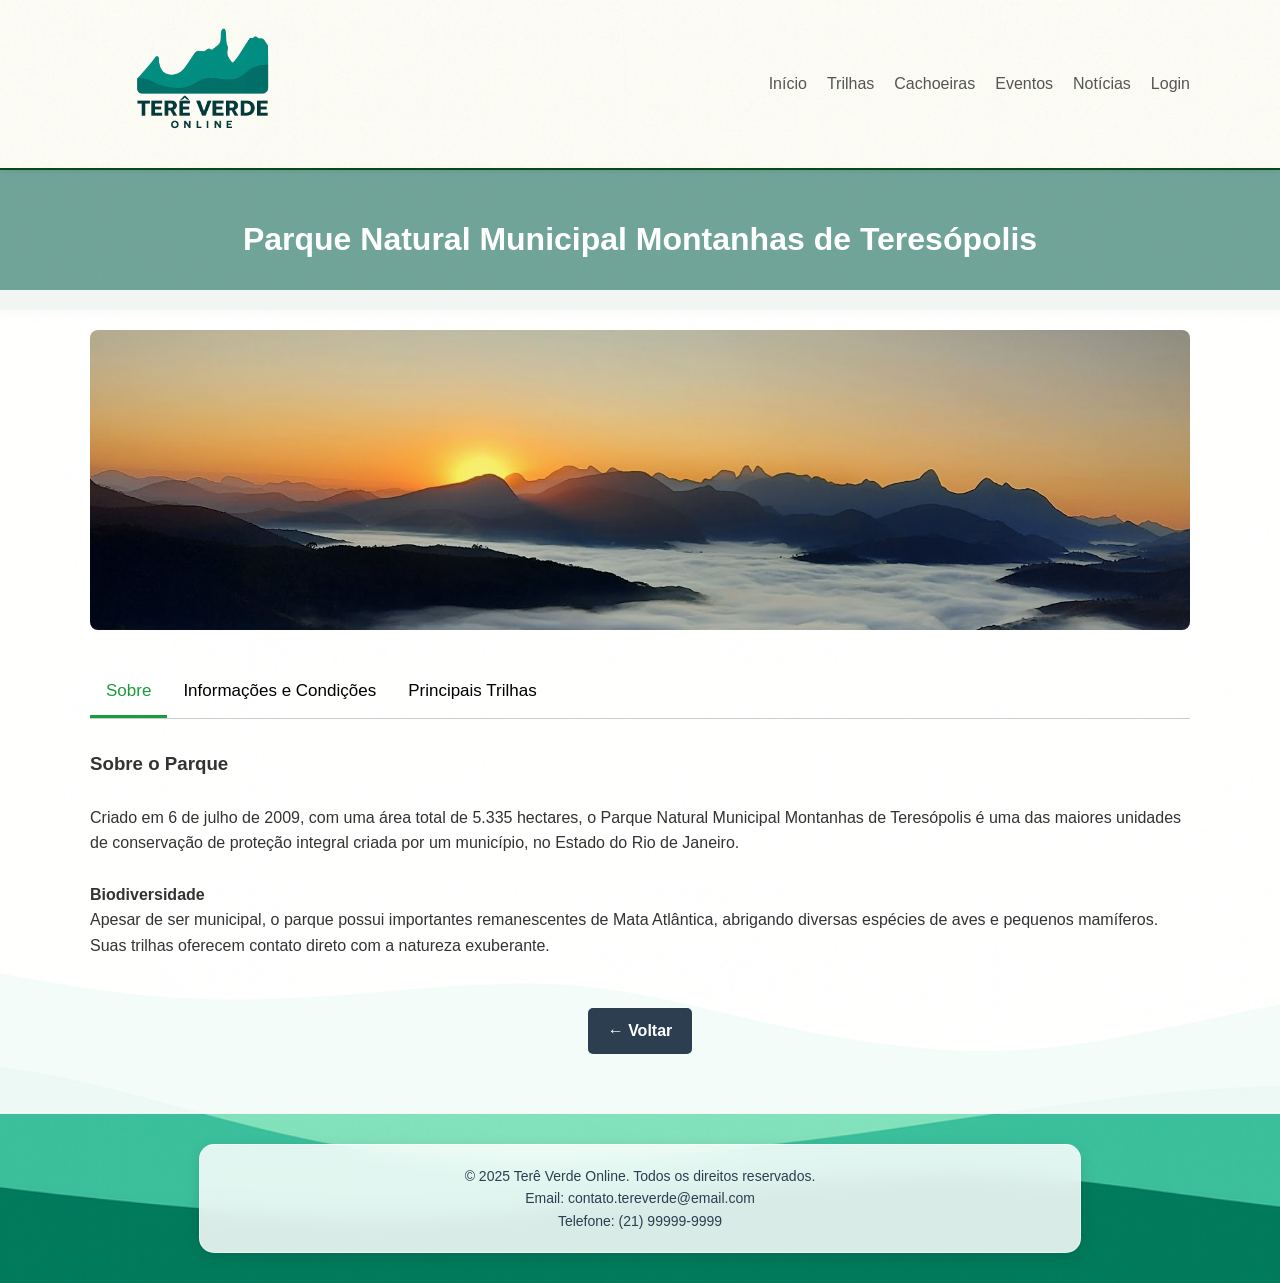
<file: FRONTEND/pnmt.html>
<!DOCTYPE html>
<html lang="pt-br">
<head>
    <meta charset="UTF-8">
    <meta name="viewport" content="width=device-width, initial-scale=1.0">
    <title>Terê Verde Online - PNMMT</title>
    <link rel="stylesheet" href="CSS/style.css">
</head>
<body>
    <header>
        <div class="conteudo">
            <a href="index.html">
    <img src="img/tere verde sem fundo.png" alt="Logo Terê Verde Online" class="logo">
            </a>
            <nav>
            <ul>
                <li><a href="index.html">Início</a></li>
                <li><a href="trilhas.html">Trilhas</a></li>
                <li><a href="cachoeiras.html">Cachoeiras</a></li>
                <li><a href="eventos.html">Eventos</a></li>
                <li><a href="noticias.html">Notícias</a></li>
                <li><a href="admin-login.html">Login</a></li>
            </ul>
            </nav>
        </div>
    </header>

    <main>
        <section class="titulo-pagina">
            <div class="conteudo">
                <h2>Parque Natural Municipal Montanhas de Teresópolis</h2>
            </div>
        </section>

        <section class="parque-detalhe">
            <div class="conteudo" >
                <img src="img/pedra da tartaruga por do sol.jpg" alt="Parque Natural Municipal Montanhas de Teresópolis" class="parque-imagem">
                
                <div class="tabs">
                    <button class="tab-link active" onclick="openTab(event, 'Sobre')">Sobre</button>
                    <button class="tab-link" onclick="openTab(event, 'Info')">Informações e Condições</button>
                    <button class="tab-link" onclick="openTab(event, 'Trilhas')">Principais Trilhas</button>
                </div>

                <div id="Sobre" class="tab-content" style="display: block;">
                    <h3>Sobre o Parque</h3><br>
                    <p>Criado em 6 de julho de 2009, com uma área total de 5.335 hectares, o Parque Natural Municipal Montanhas de Teresópolis é uma das maiores unidades de conservação de proteção integral criada por um município, no Estado do Rio de Janeiro.</p><br>
                    <h4>Biodiversidade</h4>
                    <p>Apesar de ser municipal, o parque possui importantes remanescentes de Mata Atlântica, abrigando diversas espécies de aves e pequenos mamíferos. Suas trilhas oferecem contato direto com a natureza exuberante.</p>
                </div>

                <div id="Info" class="tab-content">
                    <h3>Informações e Condições</h3>
                    <p><strong>Horário de Funcionamento:</strong> Aberto de terça a domingo, das 8h às 17h</p>
                    <p><strong>Ingressos:</strong> Entrada gratuita.</p>
                    <p><strong>Condições Atuais:</strong></p>
                    <ul class="condicoes">
                        <li class="aberto">Trilha da Pedra Alpina: ABERTA</li>
                        <li class="aberto">Trilha da Tartaruga: ABERTA</li>
                        <li class="fechado">Trilha do Tangará: FECHADA (Devido a fortes chuvas recentes)</li>
                    </ul>

                    <!-- Seção dinâmica de eventos cadastrados no Back-End para o PNMMT -->
                    <div id="eventos-pnmmt" style="margin-top: 20px;"></div>
                </div>

                <div id="Trilhas" class="tab-content">
                    <h3>Principais Trilhas no PNMMT</h3>
                    <ul>
                        <li>Trilha da Pedra da Tartaruga (Fácil)</li>
                        <li>Trilha da Pedra Alpina (Média)</li>
                        <li>Trilha do Tangará (Difícl)</li>
                    </ul>
                </div>
                <div style="margin-top: 40px; text-align: center;">
                    <a href="index.html" class="botao" style="background: #2c3e50; color: #fff; padding: 10px 20px; text-decoration: none; border-radius: 5px; font-weight: bold; display: inline-block;">← Voltar</a>
                </div>
            </div>
        </section>
    </main>

    <footer>
        <div class="conteudo">
            <p>© 2025 Terê Verde Online. 
                Todos os direitos reservados. <br>
                Email: contato.tereverde@email.com <br> Telefone: (21) 99999-9999</p>
        </div>
    </footer>

<!-- Componente Global de Sessão Atualizado -->
<div id="barra-sessao-admin" style="display: none; position: fixed; top: 15px; right: 15px; background: #ffffff; color: #2c3e50; padding: 10px 18px; border-radius: 8px; font-size: 13px; z-index: 999999; box-shadow: 0 4px 12px rgba(0,0,0,0.15); border: 1px solid #dcdcdc; align-items: center; gap: 12px; font-family: sans-serif;">
    <span style="font-size: 16px;">👤</span>
    <div>
        <strong style="color: #1a9c3d;">Admin</strong> 
        <span id="cronometro-sessao" style="color: #1a9c3d; font-weight: bold; margin-left: 5px; font-family: monospace; font-size: 14px;">(15:00)</span>
    </div>
    <a href="admin-login-page.html" style="color: #2c3e50; text-decoration: none; font-weight: bold; margin-left: 2px; padding: 2px 6px; border: 1px solid #ccc; border-radius: 4px;" title="Painel">Painel</a>
    <button onclick="encerrarSessaoAdmin()" style="background: #e74c3c; border: none; color: white; padding: 4px 10px; border-radius: 4px; cursor: pointer; font-size: 11px; font-weight: bold;">Sair</button>
</div>

    <!-- Script da Sessão isolado ANTES do scripts.js para evitar conflitos -->
    <script>
        const TEMPO_SESSAO_MS = 15 * 60 * 1000; 

        function verificarSessaoGlobal() {
            const token = localStorage.getItem("tokenAdmin");
            const timestampSessao = localStorage.getItem("adminSessaoTimestamp");
            const barra = document.getElementById("barra-sessao-admin");

            if (!token || !timestampSessao) {
                if (barra) barra.style.setProperty('display', 'none', 'important');
                return;
            }

            const agora = new Date().getTime();
            const tempoDecorrido = agora - parseInt(timestampSessao);
            const tempoRestante = TEMPO_SESSAO_MS - tempoDecorrido;

            if (tempoRestante <= 0) {
                encerrarSessaoAdmin();
                alert("Sua sessão de 15 minutos expirou por inatividade.");
                window.location.href = "admin-login.html";
            } else {
                if (barra) barra.style.setProperty('display', 'flex', 'important');
                const minutos = Math.floor((tempoRestante % (1000 * 60 * 60)) / (1000 * 60));
                const segundos = Math.floor((tempoRestante % (1000 * 60)) / 1000);
                const cronometroEl = document.getElementById("cronometro-sessao");
                if (cronometroEl) {
                    cronometroEl.textContent = `(${minutos}:${segundos < 10 ? '0' : ''}${segundos})`;
                }
            }
        }

        function encerrarSessaoAdmin() {
            localStorage.removeItem("tokenAdmin");
            localStorage.removeItem("adminSessaoTimestamp");
            window.location.href = "admin-login.html";
        }

        // Executa IMEDIATAMENTE ao ler o script
        verificarSessaoGlobal();
        setInterval(verificarSessaoGlobal, 1000);
    </script>

    <!-- Scripts originais do parque (Aba e API) -->
    <script src="JS/scripts.js"></script>
    <script>
        const API_URL = "https://tereverde.onrender.com/api";

        async function carregarDadosParque() {
            try {
                const resposta = await fetch(`${API_URL}/dados/`);
                if (!resposta.ok) return;
                const dados = await resposta.json();

                // Identifica automaticamente se é PETP ou PNMMT pelo título da página
                const isPETP = document.title.includes("PETP");
                const siglaParque = isPETP ? "PETP" : "PNMMT";

                const listaCondicoes = document.querySelector("ul.condicoes");
                if (listaCondicoes && dados.condicoes) {
                    const condicoesParque = dados.condicoes.filter(item => item.parque === siglaParque);
                    if (condicoesParque.length > 0) {
                        listaCondicoes.innerHTML = "";
                        condicoesParque.forEach(item => {
                            const li = document.createElement("li");
                            li.className = item.status;
                            li.textContent = `${item.nome}: ${item.descricao.toUpperCase()}`;
                            listaCondicoes.appendChild(li);
                        });
                    }
                }

                const abaInfo = document.getElementById("Info");
                if (abaInfo && dados.eventos) {
                    let containerEventos = document.getElementById(`eventos-${siglaParque.toLowerCase()}`);
                    if (!containerEventos) {
                        containerEventos = document.createElement("div");
                        containerEventos.id = `eventos-${siglaParque.toLowerCase()}`;
                        containerEventos.style.marginTop = "20px";
                        abaInfo.appendChild(containerEventos);
                    }
                    const eventosParque = dados.eventos.filter(ev => ev.parque === siglaParque);

                    if (eventosParque.length > 0) {
                        let htmlEventos = `<p style="margin-top: 15px;"><strong>Eventos e Temporadas do ${siglaParque}:</strong></p><ul>`;
                        eventosParque.forEach(ev => {
                            htmlEventos += `<li><strong>${ev.titulo}</strong> — ${ev.data} (${ev.disponibilidade})</li>`;
                        });
                        htmlEventos += `</ul>`;
                        containerEventos.innerHTML = htmlEventos;
                    }
                }
            } catch (erro) {
                console.log("Modo estático ativo ou servidor offline.");
            }
        }

        document.addEventListener("DOMContentLoaded", carregarDadosParque);
    </script>
</body>
</html>
</file>
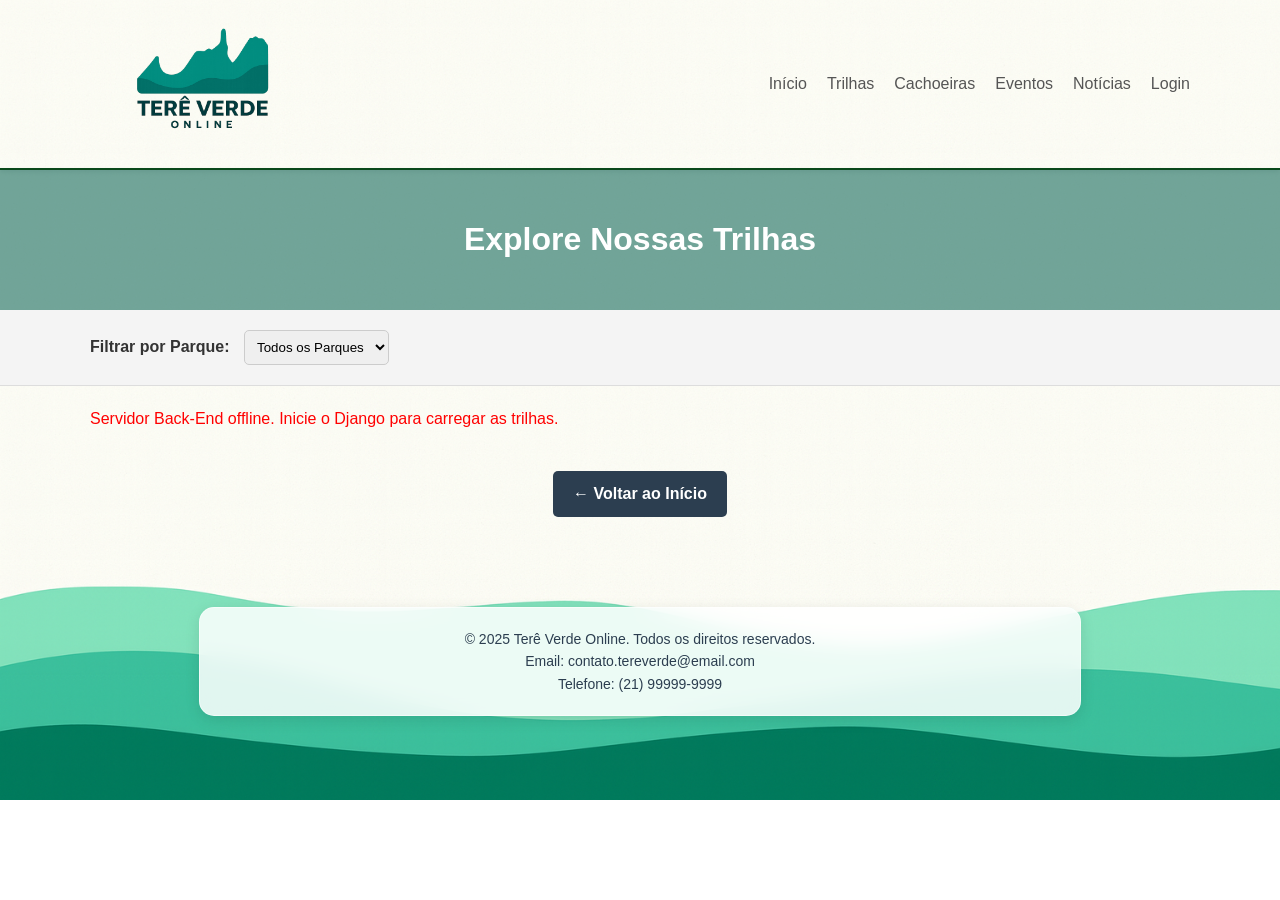
<file: FRONTEND/trilhas.html>
<!DOCTYPE html>
<html lang="pt-br">
<head>
    <meta charset="UTF-8">
    <meta name="viewport" content="width=device-width, initial-scale=1.0">
    <title>Terê Verde Online - Trilhas</title>
    <link rel="stylesheet" href="CSS/style.css">
</head>
<body>
    <header>
        <div class="conteudo">
            <a href="index.html">
                <img src="img/tere verde sem fundo.png" alt="Logo Terê Verde Online" class="logo">
            </a>
            <nav>
            <ul>
                <li><a href="index.html">Início</a></li>
                <li><a href="trilhas.html">Trilhas</a></li>
                <li><a href="cachoeiras.html">Cachoeiras</a></li>
                <li><a href="eventos.html">Eventos</a></li>
                <li><a href="noticias.html">Notícias</a></li>
                <li><a href="admin-login.html">Login</a></li>
            </ul>
            </nav>
        </div>
    </header>

    <main>
        <section class="titulo-pagina">
            <div class="conteudo">
                <h2>Explore Nossas Trilhas</h2>
            </div>
        </section>

        <section class="filtros">
            <div class="conteudo">
                <form id="form-filtros-trilhas" onsubmit="return false;">
                    <label for="parque">Filtrar por Parque:</label>
                    <select id="parque" name="parque">
                        <option value="todos">Todos os Parques</option>
                        <option value="PARNASO">PARNASO</option>
                        <option value="PETP">PETP</option>
                        <option value="PNMMT">PNMMT</option>
                    </select>
                </form>
            </div>
        </section>

        <section class="trilhas-lista">
            <div class="conteudo" id="container-trilhas">
                <p>Carregando trilhas do servidor...</p>
            </div>
            <div style="margin-top: 40px; text-align: center;">
                <a href="index.html" class="botao" style="background: #2c3e50; color: #fff; padding: 10px 20px; text-decoration: none; border-radius: 5px; font-weight: bold; display: inline-block;">← Voltar ao Início</a>
            </div>
        </section>
    </main>

    <footer>
        <div class="conteudo">
            <p>© 2025 Terê Verde Online. Todos os direitos reservados. <br>
            Email: contato.tereverde@email.com <br> Telefone: (21) 99999-9999</p>
        </div>
    </footer>
<!-- Componente Global de Sessão Atualizado -->
<div id="barra-sessao-admin" style="display: none; position: fixed; top: 15px; right: 15px; background: #ffffff; color: #2c3e50; padding: 10px 18px; border-radius: 8px; font-size: 13px; z-index: 999999; box-shadow: 0 4px 12px rgba(0,0,0,0.15); border: 1px solid #dcdcdc; align-items: center; gap: 12px; font-family: sans-serif;">
    <span style="font-size: 16px;">👤</span>
    <div>
        <strong style="color: #1a9c3d;">Admin</strong> 
        <span id="cronometro-sessao" style="color: #1a9c3d; font-weight: bold; margin-left: 5px; font-family: monospace; font-size: 14px;">(15:00)</span>
    </div>
    <a href="admin-login-page.html" style="color: #2c3e50; text-decoration: none; font-weight: bold; margin-left: 2px; padding: 2px 6px; border: 1px solid #ccc; border-radius: 4px;" title="Painel">Painel</a>
    <button onclick="encerrarSessaoAdmin()" style="background: #e74c3c; border: none; color: white; padding: 4px 10px; border-radius: 4px; cursor: pointer; font-size: 11px; font-weight: bold;">Sair</button>
</div>

    <script>
        const API_URL = "https://tereverde.onrender.com/api";

        async function carregarTrilhasPublicas() {
            const container = document.getElementById("container-trilhas");
            const filtroParque = document.getElementById("parque").value;

            try {
                const res = await fetch(`${API_URL}/dados/`);
                if (!res.ok) throw new Error("Erro na API");
                const dados = await res.json();

                container.innerHTML = "";
                let trilhas = (dados.condicoes || []).filter(item => (!item.tipo || item.tipo === "trilha"));

                if (filtroParque !== "todos") {
                    trilhas = trilhas.filter(t => t.parque.toUpperCase() === filtroParque.toUpperCase());
                }

                if (trilhas.length === 0) {
                    container.innerHTML = "<p>Nenhuma trilha cadastrada para este filtro no momento.</p>";
                    return;
                }

                trilhas.forEach(t => {
                    let classeStatus = "aberto";
                    if (t.status === "fechado") classeStatus = "fechado";
                    if (t.status === "atencao") classeStatus = "atencao";

                    const div = document.createElement("div");
                    div.className = "trilha-caixa";
                    div.style.marginBottom = "20px";
                    div.innerHTML = `
                        <h4>${t.nome}</h4>
                        <span class="tag parque-${t.parque.toLowerCase()}" style="background: #1a9c3d; color: #fff; padding: 3px 8px; border-radius: 4px; font-size: 11px;">${t.parque}</span>
                        <p style="margin-top: 10px;"><strong>Informações:</strong> ${t.descricao}</p>
                        <p style="margin-top: 5px;"><strong>Status Operacional:</strong> 
                            <span class="${classeStatus}" style="padding: 2px 8px; border-radius: 4px; font-weight: bold; font-size: 12px;">
                                ${t.status.toUpperCase()}
                            </span>
                        </p>
                    `;
                    container.appendChild(div);
                });
            } catch (e) {
                container.innerHTML = "<p style='color: red;'>Servidor Back-End offline. Inicie o Django para carregar as trilhas.</p>";
            }
        }

        // Script de Controle da Sessão (15 minutos)
        const TEMPO_SESSAO_MS = 15 * 60 * 1000; 

        function verificarSessaoGlobal() {
            const token = localStorage.getItem("tokenAdmin");
            const timestampSessao = localStorage.getItem("adminSessaoTimestamp");
            const barra = document.getElementById("barra-sessao-admin");

            if (!token || !timestampSessao) {
                if (barra) barra.style.display = "none";
                return;
            }

            const agora = new Date().getTime();
            const tempoDecorrido = agora - parseInt(timestampSessao);
            const tempoRestante = TEMPO_SESSAO_MS - tempoDecorrido;

            if (tempoRestante <= 0) {
                encerrarSessaoAdmin();
                alert("Sua sessão de 15 minutos expirou por inatividade.");
                window.location.href = "admin-login.html";
            } else {
                if (barra) barra.style.display = "flex";
                const minutos = Math.floor((tempoRestante % (1000 * 60 * 60)) / (1000 * 60));
                const segundos = Math.floor((tempoRestante % (1000 * 60)) / 1000);
                const cronometroEl = document.getElementById("cronometro-sessao");
                if (cronometroEl) {
                    cronometroEl.textContent = `(${minutos}:${segundos < 10 ? '0' : ''}${segundos})`;
                }
            }
        }

        function encerrarSessaoAdmin() {
            localStorage.removeItem("tokenAdmin");
            localStorage.removeItem("adminSessaoTimestamp");
            window.location.href = "admin-login.html";
        }

        document.getElementById("parque").addEventListener("change", carregarTrilhasPublicas);
        setInterval(verificarSessaoGlobal, 1000);
        document.addEventListener("DOMContentLoaded", () => {
            carregarTrilhasPublicas();
            verificarSessaoGlobal();
        });
    </script>
</body>
</html>
</file>
<file: FRONTEND/CSS/style.css>
/* Reset Básico e Fontes */
body, h1, h2, h3, h4, p, ul, li, a {
    margin: 0;
    padding: 0;
    text-decoration: none;
    list-style: none;
    color: #333;
}

body {
    font-family: -apple-system, BlinkMacSystemFont, "Segoe UI", Roboto, Helvetica, Arial, sans-serif;
    line-height: 1.6;
    background-image: url('../img/fundo slide linhas medias.png');
    background-size: cover;
    background-position: center center;
    background-repeat: no-repeat;
}
.conteudo {
    width: 90%;
    max-width: 1100px;
    margin: 0 auto;
}
.conteudo-botao-voltar {
    display: flex;
    justify-content: flex-end; /* Alinha o item no final (direita) */
    width: 100%;
}

/* Cabeçalho */
header {
    background: transparent;
    padding: 5px 0;
    border-bottom: 2px solid #0a4a1b;
    box-shadow: 0 2px 5px rgba(0,0,0,0.1);
    grid-row: 1;
}

header .conteudo {
    display: flex;
    justify-content: space-between;
    align-items: center;
}

header .logo {
    height: 150px;
    color: #0a4a1b;
}

header nav ul {
    display: flex;
    gap: 20px;
}

header nav a {
    font-weight: 500;
    font-size: 16px;
    color: #555;
    padding-bottom: 5px;
}

header nav a.active,
header nav a:hover {
    color: #1a9c3d;
    border-bottom: 2px solid #1a9c3d;
}

/* Home */
.banner-principal {
    background: linear-gradient(rgba(0,0,0,0.5), rgba(0,0,0,0.5)), url('../img/teresopolis BR menor.png') no-repeat center center/cover;
    color: #fff;
    padding: 100px 0;
    text-align: center;
    min-height: 100px;
}
.banner-principal h2 {
    color: #fff;
    font-size: 40px;
    margin-bottom: 10px;
}
.banner-principal p {
    color: #eee;
    font-size: 20px;
}

/* Seção de Parques (Home) */
.parques {
    padding: 50px 0;
    margin-top: 40px;
}
.parques h3 {
    text-align: center;
    font-size: 28px;
    margin-bottom: 30px;
}
.caixa-conteudo {
    display: grid;
    grid-template-columns: repeat(auto-fit, minmax(300px, 1fr));
    gap: 25px;
}
.caixa {
    background: #fff;
    border: 1px solid #ddd;
    border-radius: 8px;
    box-shadow: 0 2px 5px rgba(0,0,0,0.05);
    overflow: hidden;
    display: flex;
    flex-direction: column;
}
.caixa img {
    width: 100%;
    height: 200px;
    object-fit: cover;
}
.caixa h4 {
    font-size: 20px;
    padding: 15px 20px 10px 20px;
}
.caixa p {
    padding: 0 20px 15px 20px;
    font-size: 15px;
    color: #666;
}
.botao {
    display: inline-block;
    background: #1a9c3d;
    color: #fff;
    padding: 10px 15px;
    margin: 0 20px 20px 20px;
    border-radius: 5px;
    font-weight: bold;
    transition: background 0.3s ease;
    margin-top: auto;
    align-self: flex-start;
}
.botao:hover {
    background: #0a4a1b;
}

/* Atualizações (Home) */
.atualizacoes {
    background: whitesmoke;
    padding: 20px 0;
    background-color: rgba(255, 255, 255, 0.6);
}
.atualizacoes h3 {
    font-size: 24px;
    margin-bottom: 20px;
    margin-top: 5px;
}
.atualizacoes li {
    padding: 10px 0;
    border-bottom: 1px dashed #ccc;
    margin-top: 5px;
}

/* Título da Página*/
.titulo-pagina {
    background:rgba(23, 107, 92, 0.6);
    padding: 20px 0;
    text-align: center;
    box-shadow: 0 4px 8px rgba(0,0,0,0.2);
    display: flex;
    align-items: center;
    justify-content:center;
    min-height: 100px;
}
.titulo-pagina h2 {
    color: #fff;
    font-size: 32px;
}

/* Filtros (Página Trilhas) */
.filtros {
    background: #f4f4f4;
    padding: 20px 0;
    border-bottom: 1px solid #ddd;
}
.filtros label {
    font-weight: bold;
    margin-right: 10px;
}
.filtros select {
    padding: 8px;
    margin-right: 20px;
    border: 1px solid #ccc;
    border-radius: 5px;
}

/* Lista de Trilhas (Página Trilhas) */
.trilhas-lista {
    padding: 40px 0;
    margin-top: -20px;
}
.trilha-caixa {
    background: #fff;
    border: 1px solid #ddd;
    border-radius: 8px;
    padding: 20px;
    margin-bottom: 20px;
    box-shadow: 0 2px 5px rgba(0,0,0,0.05);
}
.trilha-caixa h4 {
    font-size: 22px;
    margin-bottom: 10px;
}
.trilha-caixa .tag {
    display: inline-block;
    padding: 4px 10px;
    border-radius: 15px;
    font-size: 12px;
    font-weight: bold;
    color: #fff;
    margin-right: 10px;
}
.tag.parque-parnaso { background: #0a4a1b; }
.tag.parque-petp { background: #0056b3; }
.tag.parque-pnmmt { background: #8c5a02; }
.tag.dif-facil { background: #1a9c3d; }
.tag.dif-media { background: #f0ad4e; }
.tag.dif-dificil { background: #d9534f; }

.trilha-caixa p {
    margin-top: 10px;
}

/* Página Parque (Detalhe) */
.parque-detalhe {
    padding: 40px 0;
    background-color: rgba(255, 255, 255, 0.9);
    margin-top: -20px;
}
.parque-imagem {
    width: 100%;
    height: 300px;
    object-fit: cover;
    border-radius: 8px;
    margin-bottom: 30px;
}

/* Abas */
.tabs {
    overflow: hidden;
    border-bottom: 1px solid #ccc;
    margin-bottom: 20px;
}
.tab-link {
    background-color: inherit;
    float: left;
    border: none;
    outline: none;
    cursor: pointer;
    padding: 14px 16px;
    transition: 0.3s;
    font-size: 17px;
    font-weight: 500;
}
.tab-link:hover {
    background-color: #f1f1f1;
}
.tab-link.active {
    background-color: #fff;
    border-bottom: 3px solid #1a9c3d;
    color: #1a9c3d;
}
.tab-content {
    display: none;
    padding: 10px 0;
}
.tab-content ul {
    list-style: disc;
    padding-left: 20px;
}
.condicoes li {
    padding: 5px;
    font-weight: bold;
}
.condicoes .aberto { color: #1a9c3d; }
.condicoes .fechado { color: #d9534f; }
.condicoes .atencao { color: #f0ad4e; }


/* Rodapé */
footer {
    color: #333;
    padding: 5px 0;
    text-align: center;
}
footer p {
    color: #fff;
    margin-bottom: 0px;
}
footer .admin-login {
    color: #fff;
    font-size: 14px;
    text-decoration: underline;
}
footer .admin-login:hover {
    color: #1a9c3d;
}
/* Container do rodapé */
footer {
    margin-top: auto;
    padding: 30px 20px; /* Cria um respiro ao redor da caixa */
    display: flex;
    justify-content: center;
}

/* A caixinha moderna e transparente do rodapé */
footer .conteudo {
    background: rgba(255, 255, 255, 0.85); /* Fundo branco com 85% de opacidade */
    backdrop-filter: blur(10px); /* Efeito moderno de desfoque (vidro) no fundo */
    padding: 20px 40px;
    border-radius: 15px;
    box-shadow: 0 4px 15px rgba(0, 0, 0, 0.1);
    border: 1px solid rgba(255, 255, 255, 0.5);
    text-align: center;
    width: 100%;
    max-width: 800px; /* Limita a largura para ficar delicado */
}

/* Ajuste do texto dentro da caixinha */
footer .conteudo p {
    margin: 0;
    color: #2c3e50;
    font-size: 14px;
    line-height: 1.6;
}


/* Formulário de Login Administrador */

.login-form-section-adm .conteudo,
.admin-panel .conteudo {
    max-width: 450px;
    margin: 10px auto;
}

.login-caixa,
.admin-caixa {
    padding: 30px;
    border-radius: 8px;
    box-shadow: 0 4px 15px rgba(0,0,0,0.1);
    text-align: center;
}

.login-caixa h3,
.admin-caixa h3 {
    text-align: center;
    color: #333;
    margin-bottom: 25px;
    font-size: 24px;
}

.form-grupo {
    margin-bottom: 20px;
    text-align: left;
}

.form-grupo label {
    display: block;
    margin-bottom: 8px;
    font-weight: bold;
    color: #333;
}

.form-grupo input[type="text"],
.form-grupo input[type="password"],
.form-grupo input[type="date"],
.form-grupo select {
    width: calc(100% - 20px);
    padding: 10px;
    border: 1px solid #ccc;
    border-radius: 5px;
    font-size: 16px;
}

.form-grupo input[type="date"] {
    appearance: none;
}

.login-caixa .botao,
.admin-caixa .botao {
    display: inline-block;
    width: fit-content;
    margin-left: auto;
    margin-right: auto;
    padding: 12px;
    font-size: 18px;
    margin-top: 15px;
    border: none;
    cursor: pointer;
    color: #fff;
    border-radius: 5px;
    transition: background 0.3s ease;
}
.login-container-adm {
    padding: 40px 0;
    margin-top: -20px;
}

/* Botão de Voltar */
.botao-voltar {
    display: inline-block;
    margin-top: 30px;
    color: #555;
    text-decoration: none;
    font-weight: bold;
}

.botao-voltar:hover {
    color: #0a4a1b;
}
 
.eventos-lista {
            padding: 60px 0;
}
.evento-caixa-aviso {
            background: #fff;
            border: 1px solid #ddd;
            border-radius: 8px;
            padding: 40px;
            margin: 0 auto; /* Centraliza a caixa */
            max-width: 600px; /* Define uma largura máxima */
            box-shadow: 0 2px 5px rgba(0,0,0,0.05);
            text-align: center;
}
.evento-caixa-aviso h4 {
            font-size: 20px;
            color: #555;
            font-weight: 500;
}
/* Mantém o rodapé sempre ancorado no fim da página */
footer {
    margin-top: auto;
}
</file>
<file: FRONTEND/CSS/style-adm.css>
/* Reset Básico e Fontes */
body, h1, h2, h3, h4, p, ul, li, a {
    margin: 0;
    padding: 0;
    text-decoration: none;
    list-style: none;
    color: #333;
}

body {
    font-family: -apple-system, BlinkMacSystemFont, "Segoe UI", Roboto, Helvetica, Arial, sans-serif;
    line-height: 1.6;
    background-image: url('../img/fundo slide linhas medias.png');
    background-size: cover;
    background-position: center center;
    background-repeat: no-repeat;
}
.conteudo {
    width: 90%;
    max-width: 1100px;
    margin: 0 auto;
}

/* Cabeçalho*/
header {
    background: transparent;
    padding: 5px 0;
    border-bottom: 2px solid #0a4a1b;
    box-shadow: 0 2px 5px rgba(0,0,0,0.1);
}

header .conteudo {
    display: flex;
    justify-content: space-between;
    align-items: center;
}

header .logo {
    height: 150px;
    color: #0a4a1b;
}

header nav ul {
    display: flex;
    gap: 20px;
}

header nav a {
    font-weight: 500;
    font-size: 16px;
    color: #555;
    padding-bottom: 5px;
}

header nav a.active,
header nav a:hover {
    color: #1a9c3d;
    border-bottom: 2px solid #1a9c3d;
}

/* Rodapé*/
footer {
    color: #333;
    padding: 5px 0;
    text-align: center;
}
footer p {
    color: #fff;
    margin-bottom: 0px;
}
footer .admin-login {
    color: #fff;
    font-size: 14px;
    text-decoration: underline;
}
footer .admin-login:hover {
    color: #1a9c3d;
}
/* Container do rodapé */
footer {
    margin-top: auto;
    padding: 30px 20px; /* Cria um respiro ao redor da caixa */
    display: flex;
    justify-content: center;
}

/* A caixinha moderna e transparente do rodapé */
footer .conteudo {
    background: rgba(255, 255, 255, 0.85); /* Fundo branco com 85% de opacidade */
    backdrop-filter: blur(10px); /* Efeito moderno de desfoque (vidro) no fundo */
    padding: 20px 40px;
    border-radius: 15px;
    box-shadow: 0 4px 15px rgba(0, 0, 0, 0.1);
    border: 1px solid rgba(255, 255, 255, 0.5);
    text-align: center;
    width: 100%;
    max-width: 800px; /* Limita a largura para ficar delicado */
}

/* Ajuste do texto dentro da caixinha */
footer .conteudo p {
    margin: 0;
    color: #2c3e50;
    font-size: 14px;
    line-height: 1.6;
}
/* Título da Página*/
.titulo-pagina {
    background: rgba(23, 107, 92, 0.6);
    padding: 20px 0;
    text-align: center;
    box-shadow: 0 4px 8px rgba(0,0,0,0.2);
    display: flex;
    align-items: center;
    justify-content: center;
    min-height: 100px;
}
.titulo-pagina h2 {
    color: #fff;
    font-size: 32px;
}

/* --- Estilos do Painel de Controle (Dashboard) --- */

.admin-painel {
    padding: 40px 0;
    background-color: rgba(255, 255, 255, 0.9);
}

.admin-painel .conteudo {
    max-width: 900px;
    margin: 0 auto;
}

.admin-painel h3 {
    text-align: center;
    font-size: 26px;
    color: #0a4a1b;
    margin-bottom: 10px;
}

.admin-painel-subtitulo {
    text-align: center;
    font-size: 18px;
    color: #333;
    margin-bottom: 40px;
}

/* Grade de Opções */
.admin-opcoes-grade {
    display: grid;
    grid-template-columns: repeat(2, 1fr);
    gap: 25px;
}

/* caixa de Opção Individual */
.admin-opcoes-caixa {
    background: #fff;
    border: 1px solid #ddd;
    border-radius: 8px;
    padding: 25px;
    text-decoration: none;
    color: #333;
    box-shadow: 0 4px 10px rgba(0,0,0,0.05);
    transition: transform 0.3s ease, box-shadow 0.3s ease;
}

.admin-opcoes-caixa:hover {
    transform: translateY(-5px);
    box-shadow: 0 8px 15px rgba(0,0,0,0.1);
    color: #1a9c3d;
}

.admin-opcoes-caixa h4 {
    font-size: 22px;
    color: #0a4a1b;
    margin-bottom: 10px;
}

.admin-opcoes-caixa p {
    font-size: 16px;
    line-height: 1.5;
}
.admin-painel-adm {
    padding: 40px 0;
}
/* --- Estilos dos Formulários Admin --- */

.admin-form-cadastro {
    padding: 40px 0;
}

.admin-form-cadastro .conteudo {
    max-width: 700px;
    margin: 0 auto;
}

.admin-form-caixa {
    background: #fff;
    border: 1px solid #ddd;
    border-radius: 8px;
    padding: 30px 40px;
    box-shadow: 0 4px 15px rgba(0,0,0,0.1);
}

.admin-form-caixa h3 {
    text-align: center;
    color: #0a4a1b;
    margin-bottom: 30px;
    font-size: 24px;
}

.form-grupo {
    margin-bottom: 20px;
    text-align: left;
}

.form-grupo label {
    display: block;
    margin-bottom: 8px;
    font-weight: bold;
    color: #333;
}

.form-grupo input[type="text"],
.form-grupo input[type="password"],
.form-grupo input[type="date"],
.form-grupo select,
.form-grupo textarea {
    width: 100%;
    padding: 12px;
    border: 1px solid #ccc;
    border-radius: 5px;
    font-size: 16px;
    box-sizing: border-box;
}

.form-grupo textarea {
    resize: vertical;
}

/* Botão de Envio */
.admin-form-caixa .botao {
    display: block;
    width: fit-content;
    padding: 12px;
    font-size: 18px;
    margin-top: 15px;
    margin-left: auto;
    margin-right: auto;
    border: none;
    cursor: pointer;
    background: #1a9c3d;
    color: #fff;
    border-radius: 5px;
    transition: background 0.3s ease;
    font-weight: bold;
}

.admin-form-caixa .botao:hover {
    background: #0a4a1b;
}

/* Botão de Voltar */
.botao-voltar {
    display: inline-block;
    background-color: #007bff;
    color: #ffffff !important;
    padding: 10px 20px;
    text-decoration: none;
    border-radius: 5px;
    font-weight: bold;
    transition: background-color 0.3s ease;
    border: none;
}

.botao-voltar:hover {
    background-color: #0056b3;
    color: #ffffff;
}

/* Mantém o rodapé sempre ancorado no fim da página */
footer {
    margin-top: auto;
}
</file>
